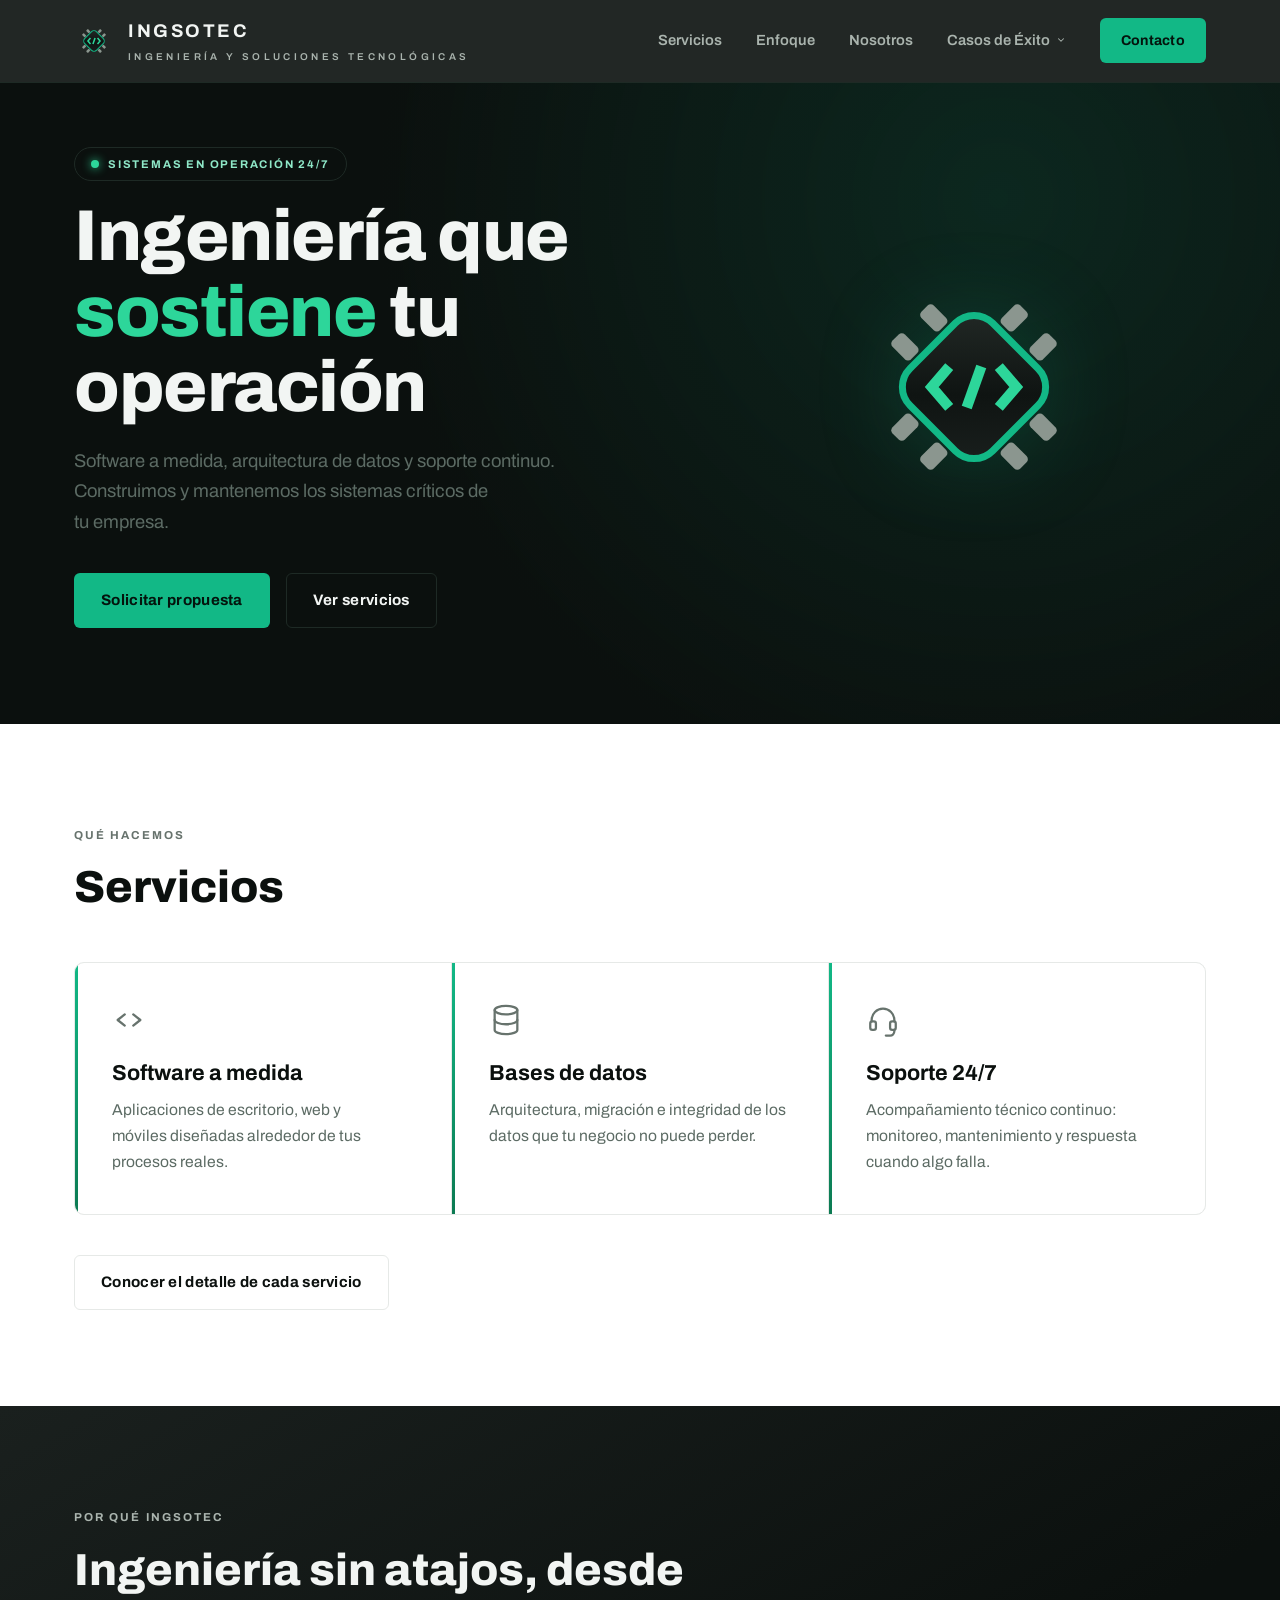
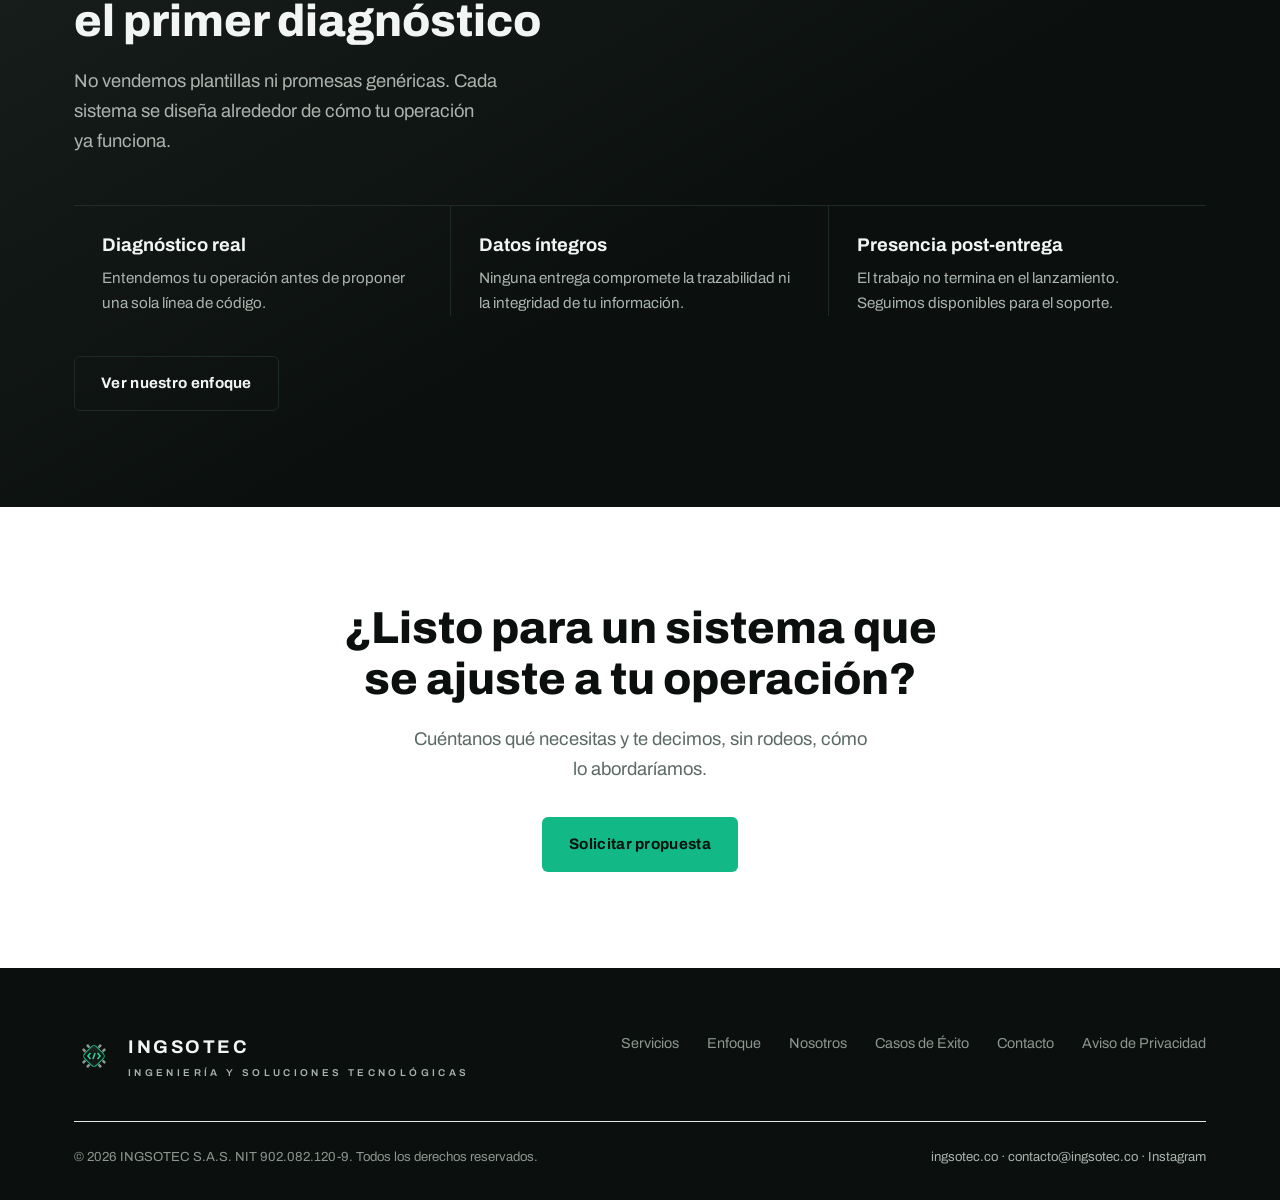
<file: index.html>
<!DOCTYPE html>
<html lang="es">
<head>
<meta charset="UTF-8">
<meta name="viewport" content="width=device-width, initial-scale=1.0">
<title>INGSOTEC — Ingeniería y Soluciones Tecnológicas</title>
<meta name="description" content="INGSOTEC: software a medida, arquitectura de bases de datos y soporte técnico continuo. Ingeniería que sostiene tu operación.">
<link rel="canonical" href="https://ingsotec.co/">

<meta property="og:type" content="website">
<meta property="og:site_name" content="INGSOTEC">
<meta property="og:locale" content="es_CO">
<meta property="og:url" content="https://ingsotec.co/">
<meta property="og:title" content="INGSOTEC — Ingeniería y Soluciones Tecnológicas">
<meta property="og:description" content="Software a medida, arquitectura de bases de datos y soporte técnico continuo. Ingeniería que sostiene tu operación.">
<meta property="og:image" content="https://ingsotec.co/assets/og-image.png">
<meta property="og:image:width" content="1200">
<meta property="og:image:height" content="630">
<meta name="twitter:card" content="summary_large_image">
<meta name="twitter:title" content="INGSOTEC — Ingeniería y Soluciones Tecnológicas">
<meta name="twitter:description" content="Software a medida, arquitectura de bases de datos y soporte técnico continuo. Ingeniería que sostiene tu operación.">
<meta name="twitter:image" content="https://ingsotec.co/assets/og-image.png">

<meta name="theme-color" content="#0b100e">
<link rel="manifest" href="site.webmanifest">
<link rel="icon" type="image/png" sizes="32x32" href="assets/favicon-32.png">
<link rel="icon" type="image/png" sizes="16x16" href="assets/favicon-16.png">
<link rel="apple-touch-icon" sizes="180x180" href="assets/apple-touch-icon.png">
<link rel="icon" type="image/svg+xml" href="data:image/svg+xml,%3Csvg xmlns='http://www.w3.org/2000/svg' viewBox='0 0 96 96'%3E%3Cg transform='rotate(45 48 48)'%3E%3Cg fill='%2367736d'%3E%3Crect x='38' y='17' width='6' height='9' rx='1.5'/%3E%3Crect x='52' y='17' width='6' height='9' rx='1.5'/%3E%3Crect x='38' y='70' width='6' height='9' rx='1.5'/%3E%3Crect x='52' y='70' width='6' height='9' rx='1.5'/%3E%3Crect x='17' y='38' width='9' height='6' rx='1.5'/%3E%3Crect x='17' y='52' width='9' height='6' rx='1.5'/%3E%3Crect x='70' y='38' width='9' height='6' rx='1.5'/%3E%3Crect x='70' y='52' width='9' height='6' rx='1.5'/%3E%3C/g%3E%3Crect x='28' y='28' width='40' height='40' rx='9' fill='%230b100e'/%3E%3C/g%3E%3Cg fill='none' stroke='%232DD69A' stroke-width='4.6' stroke-linecap='butt' stroke-linejoin='miter'%3E%3Cpolyline points='39.5,41 33.5,48 39.5,55'/%3E%3Cpolyline points='56.5,41 62.5,48 56.5,55'/%3E%3Cline x1='50.5' y1='41' x2='45.5' y2='55'/%3E%3C/g%3E%3C/svg%3E">
<link rel="preconnect" href="https://fonts.googleapis.com">
<link rel="preconnect" href="https://fonts.gstatic.com" crossorigin>
<link href="https://fonts.googleapis.com/css2?family=Archivo:wght@400;500;600;700;800;900&display=swap" rel="stylesheet">
<link rel="stylesheet" href="css/styles.css">
<script>document.documentElement.classList.add('js');</script>
<script type="application/ld+json">
{
  "@context": "https://schema.org",
  "@type": "Organization",
  "name": "INGSOTEC",
  "legalName": "INGSOTEC S.A.S.",
  "url": "https://ingsotec.co/",
  "logo": "https://ingsotec.co/assets/icon-512.png",
  "image": "https://ingsotec.co/assets/og-image.png",
  "description": "Ingeniería y soluciones tecnológicas: software a medida, arquitectura de bases de datos y soporte técnico continuo.",
  "email": "contacto@ingsotec.co",
  "telephone": "+57-315-158-6372",
  "address": {
    "@type": "PostalAddress",
    "addressCountry": "CO"
  },
  "sameAs": ["https://www.instagram.com/ingsotec.co"]
}
</script>
</head>
<body>

<a href="#main-content" class="skip-link">Saltar al contenido principal</a>

<header class="site-header">
  <div class="container">
    <a href="index.html" class="brand">
      <svg class="isotipo" viewBox="0 0 96 96" xmlns="http://www.w3.org/2000/svg" role="img" aria-label="INGSOTEC">
        <defs>
          <linearGradient id="ing-body-header" x1="0" y1="0" x2="1" y2="1">
            <stop offset="0" stop-color="#232a27"/>
            <stop offset="0.55" stop-color="#0f1412"/>
            <stop offset="1" stop-color="#1a201e"/>
          </linearGradient>
        </defs>
        <g transform="rotate(45 48 48)">
          <g fill="#8b968f">
            <rect x="38" y="17" width="6" height="9" rx="1.5"/><rect x="52" y="17" width="6" height="9" rx="1.5"/>
            <rect x="38" y="70" width="6" height="9" rx="1.5"/><rect x="52" y="70" width="6" height="9" rx="1.5"/>
            <rect x="17" y="38" width="9" height="6" rx="1.5"/><rect x="17" y="52" width="9" height="6" rx="1.5"/>
            <rect x="70" y="38" width="9" height="6" rx="1.5"/><rect x="70" y="52" width="9" height="6" rx="1.5"/>
          </g>
          <rect x="28" y="28" width="40" height="40" rx="9" fill="url(#ing-body-header)"/>
          <rect x="28" y="28" width="40" height="40" rx="9" fill="none" stroke="#12B886" stroke-width="2.4"/>
        </g>
        <g fill="none" stroke="#2DD69A" stroke-width="3.6" stroke-linecap="butt" stroke-linejoin="miter">
          <polyline points="39.5,41 33.5,48 39.5,55"/>
          <polyline points="56.5,41 62.5,48 56.5,55"/>
          <line x1="50.5" y1="41" x2="45.5" y2="55"/>
        </g>
      </svg>
      <span class="brand__text">
        <span class="brand__wordmark">INGSOTEC</span>
        <span class="brand__tagline">Ingeniería y Soluciones Tecnológicas</span>
      </span>
    </a>

    <nav class="nav" aria-label="Principal">
      <a href="servicios.html">Servicios</a>
      <a href="enfoque.html">Enfoque</a>
      <a href="nosotros.html">Nosotros</a>
      <details class="nav-dropdown">
        <summary class="nav-dropdown__trigger">Casos de Éxito
          <svg class="nav-dropdown__chevron" viewBox="0 0 24 24" fill="none" stroke="currentColor" stroke-width="2.5" stroke-linecap="round" stroke-linejoin="round"><polyline points="6 9 12 15 18 9"/></svg>
        </summary>
        <div class="nav-dropdown__menu">
          <a href="casos-exito.html" class="nav-dropdown__all">Ver todos los casos</a>
          <a href="casos-exito.html?empresa=ingesam">INGESAM ASEO S.A.S E.S.P.</a>
        </div>
      </details>
      <a href="contacto.html" class="btn btn--primary">Contacto</a>
    </nav>

    <button class="nav-toggle" aria-label="Abrir menú">
      <span></span><span></span><span></span>
    </button>
  </div>
</header>

<main id="main-content">
<section class="hero section--radial">
  <div class="container hero-split">
    <div class="hero__text">
      <span class="status-chip"><span class="status-dot"></span>Sistemas en operación 24/7</span>

      <h1>Ingeniería que <span class="accent-word">sostiene</span> tu operación</h1>

      <p class="lede">
        Software a medida, arquitectura de datos y soporte continuo. Construimos y mantenemos
        los sistemas críticos de tu empresa.
      </p>

      <div class="actions">
        <a href="contacto.html" class="btn btn--primary">Solicitar propuesta</a>
        <a href="servicios.html" class="btn btn--ghost">Ver servicios</a>
      </div>
    </div>

    <div class="hero__symbol">
      <svg class="isotipo--lg" viewBox="0 0 96 96" xmlns="http://www.w3.org/2000/svg" role="img" aria-label="INGSOTEC">
        <defs>
          <linearGradient id="ing-body-hero" x1="0" y1="0" x2="1" y2="1">
            <stop offset="0" stop-color="#232a27"/>
            <stop offset="0.55" stop-color="#0f1412"/>
            <stop offset="1" stop-color="#1a201e"/>
          </linearGradient>
        </defs>
        <g transform="rotate(45 48 48)">
          <g fill="#8b968f">
            <rect x="38" y="17" width="6" height="9" rx="1.5"/><rect x="52" y="17" width="6" height="9" rx="1.5"/>
            <rect x="38" y="70" width="6" height="9" rx="1.5"/><rect x="52" y="70" width="6" height="9" rx="1.5"/>
            <rect x="17" y="38" width="9" height="6" rx="1.5"/><rect x="17" y="52" width="9" height="6" rx="1.5"/>
            <rect x="70" y="38" width="9" height="6" rx="1.5"/><rect x="70" y="52" width="9" height="6" rx="1.5"/>
          </g>
          <rect x="28" y="28" width="40" height="40" rx="9" fill="url(#ing-body-hero)"/>
          <rect x="28" y="28" width="40" height="40" rx="9" fill="none" stroke="#12B886" stroke-width="2.4"/>
        </g>
        <g fill="none" stroke="#2DD69A" stroke-width="3.6" stroke-linecap="butt" stroke-linejoin="miter">
          <polyline points="39.5,41 33.5,48 39.5,55"/>
          <polyline points="56.5,41 62.5,48 56.5,55"/>
          <line x1="50.5" y1="41" x2="45.5" y2="55"/>
        </g>
      </svg>
    </div>
  </div>
</section>

<section class="section">
  <div class="container">
    <span class="eyebrow reveal">Qué hacemos</span>
    <h2 class="reveal" style="margin-top:14px;">Servicios</h2>

    <div class="grid-3 reveal" style="margin-top:48px;">
      <div class="card card--accent">
        <svg class="icon" viewBox="0 0 24 24" fill="none" stroke-width="1.6" stroke-linecap="round" stroke-linejoin="round">
          <polyline points="9 8 4 12 9 16"/><polyline points="15 8 20 12 15 16"/>
        </svg>
        <h3>Software a medida</h3>
        <p>Aplicaciones de escritorio, web y móviles diseñadas alrededor de tus procesos reales.</p>
      </div>
      <div class="card card--accent">
        <svg class="icon" viewBox="0 0 24 24" fill="none" stroke-width="1.6" stroke-linecap="round" stroke-linejoin="round">
          <ellipse cx="12" cy="5" rx="8" ry="3"/><path d="M4 5v14c0 1.66 3.58 3 8 3s8-1.34 8-3V5"/><path d="M4 12c0 1.66 3.58 3 8 3s8-1.34 8-3"/>
        </svg>
        <h3>Bases de datos</h3>
        <p>Arquitectura, migración e integridad de los datos que tu negocio no puede perder.</p>
      </div>
      <div class="card card--accent">
        <svg class="icon" viewBox="0 0 24 24" fill="none" stroke-width="1.6" stroke-linecap="round" stroke-linejoin="round">
          <path d="M4 13v-1a8 8 0 0 1 16 0v1"/><rect x="3" y="13" width="4" height="6" rx="1.5"/><rect x="17" y="13" width="4" height="6" rx="1.5"/><path d="M20 19v1a3 3 0 0 1-3 3h-3"/>
        </svg>
        <h3>Soporte 24/7</h3>
        <p>Acompañamiento técnico continuo: monitoreo, mantenimiento y respuesta cuando algo falla.</p>
      </div>
    </div>

    <div style="margin-top:40px;">
      <a href="servicios.html" class="btn btn--ghost" style="border-color:var(--line);color:var(--text-on-light);">Conocer el detalle de cada servicio</a>
    </div>
  </div>
</section>

<section class="section section--dark">
  <div class="container">
    <span class="eyebrow reveal">Por qué INGSOTEC</span>
    <h2 class="reveal" style="margin-top:14px;max-width:22ch;">Ingeniería sin atajos, desde el primer diagnóstico</h2>
    <p class="lede reveal" style="margin-top:18px;">
      No vendemos plantillas ni promesas genéricas. Cada sistema se diseña alrededor de cómo tu
      operación ya funciona.
    </p>

    <div class="value-row reveal">
      <div class="value-item">
        <h3>Diagnóstico real</h3>
        <p>Entendemos tu operación antes de proponer una sola línea de código.</p>
      </div>
      <div class="value-item">
        <h3>Datos íntegros</h3>
        <p>Ninguna entrega compromete la trazabilidad ni la integridad de tu información.</p>
      </div>
      <div class="value-item">
        <h3>Presencia post-entrega</h3>
        <p>El trabajo no termina en el lanzamiento. Seguimos disponibles para el soporte.</p>
      </div>
    </div>

    <div style="margin-top:40px;">
      <a href="enfoque.html" class="btn btn--ghost">Ver nuestro enfoque</a>
    </div>
  </div>
</section>

<section class="section" style="text-align:center;">
  <div class="container">
    <h2 style="max-width:22ch;margin:0 auto;">¿Listo para un sistema que se ajuste a tu operación?</h2>
    <p class="lede" style="margin:18px auto 32px;text-align:center;">Cuéntanos qué necesitas y te decimos, sin rodeos, cómo lo abordaríamos.</p>
    <a href="contacto.html" class="btn btn--primary">Solicitar propuesta</a>
  </div>
</section>
</main>

<footer class="site-footer">
  <div class="container">
    <div class="footer-top">
      <a href="index.html" class="brand">
        <svg class="isotipo" viewBox="0 0 96 96" xmlns="http://www.w3.org/2000/svg" role="img" aria-label="INGSOTEC">
          <defs>
            <linearGradient id="ing-body-footer" x1="0" y1="0" x2="1" y2="1">
              <stop offset="0" stop-color="#232a27"/>
              <stop offset="0.55" stop-color="#0f1412"/>
              <stop offset="1" stop-color="#1a201e"/>
            </linearGradient>
          </defs>
          <g transform="rotate(45 48 48)">
            <g fill="#8b968f">
              <rect x="38" y="17" width="6" height="9" rx="1.5"/><rect x="52" y="17" width="6" height="9" rx="1.5"/>
              <rect x="38" y="70" width="6" height="9" rx="1.5"/><rect x="52" y="70" width="6" height="9" rx="1.5"/>
              <rect x="17" y="38" width="9" height="6" rx="1.5"/><rect x="17" y="52" width="9" height="6" rx="1.5"/>
              <rect x="70" y="38" width="9" height="6" rx="1.5"/><rect x="70" y="52" width="9" height="6" rx="1.5"/>
            </g>
            <rect x="28" y="28" width="40" height="40" rx="9" fill="url(#ing-body-footer)"/>
            <rect x="28" y="28" width="40" height="40" rx="9" fill="none" stroke="#12B886" stroke-width="2.4"/>
          </g>
          <g fill="none" stroke="#2DD69A" stroke-width="3.6" stroke-linecap="butt" stroke-linejoin="miter">
            <polyline points="39.5,41 33.5,48 39.5,55"/>
            <polyline points="56.5,41 62.5,48 56.5,55"/>
            <line x1="50.5" y1="41" x2="45.5" y2="55"/>
          </g>
        </svg>
        <span class="brand__text">
          <span class="brand__wordmark">INGSOTEC</span>
          <span class="brand__tagline">Ingeniería y Soluciones Tecnológicas</span>
        </span>
      </a>

      <nav class="footer-nav" aria-label="Footer">
        <a href="servicios.html">Servicios</a>
        <a href="enfoque.html">Enfoque</a>
        <a href="nosotros.html">Nosotros</a>
        <a href="casos-exito.html">Casos de Éxito</a>
        <a href="contacto.html">Contacto</a>
        <a href="privacidad.html">Aviso de Privacidad</a>
      </nav>
    </div>
    <hr class="hairline">
    <div class="footer-bottom">
      <span class="footer-legal">© 2026 INGSOTEC S.A.S. NIT 902.082.120-9. Todos los derechos reservados.</span>
      <span>ingsotec.co · contacto@ingsotec.co · <a href="https://www.instagram.com/ingsotec.co" target="_blank" rel="noopener">Instagram</a></span>
    </div>
  </div>
</footer>

<script src="js/main.js"></script>
</body>
</html>
</file>
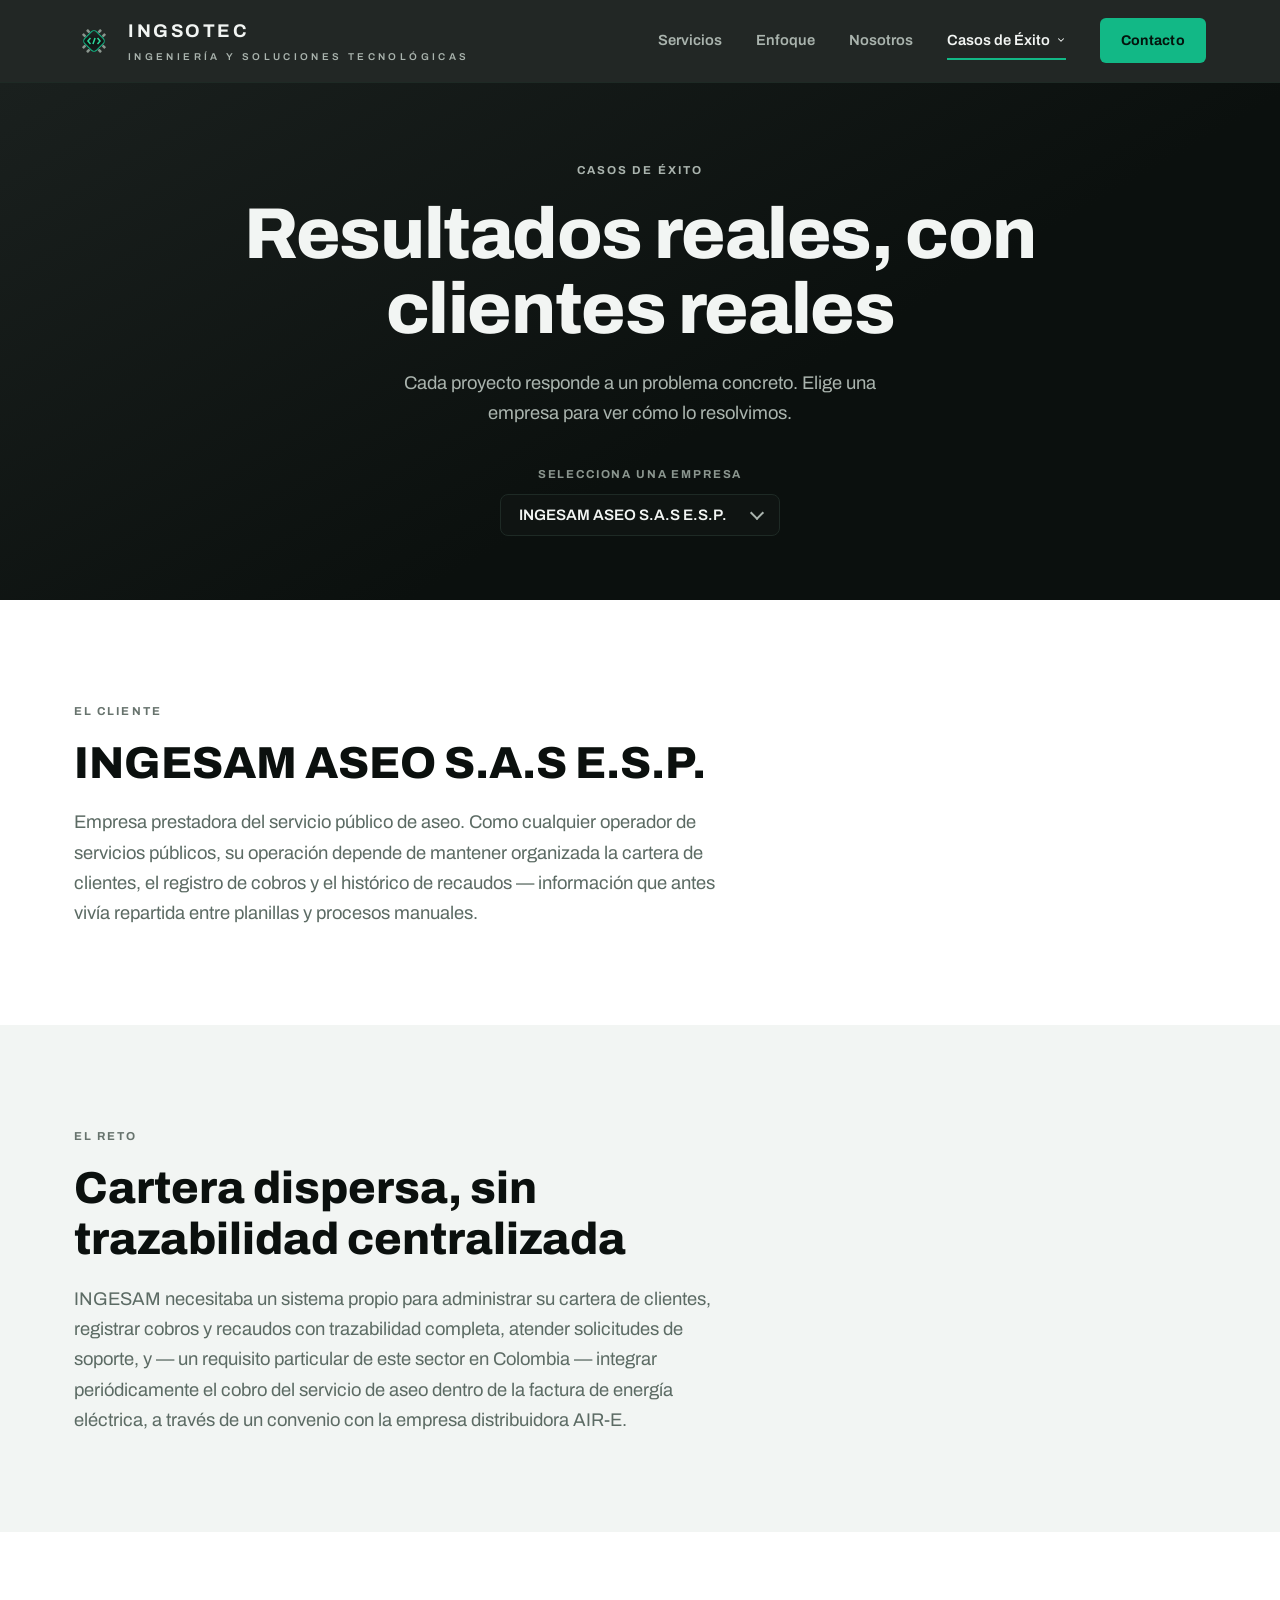
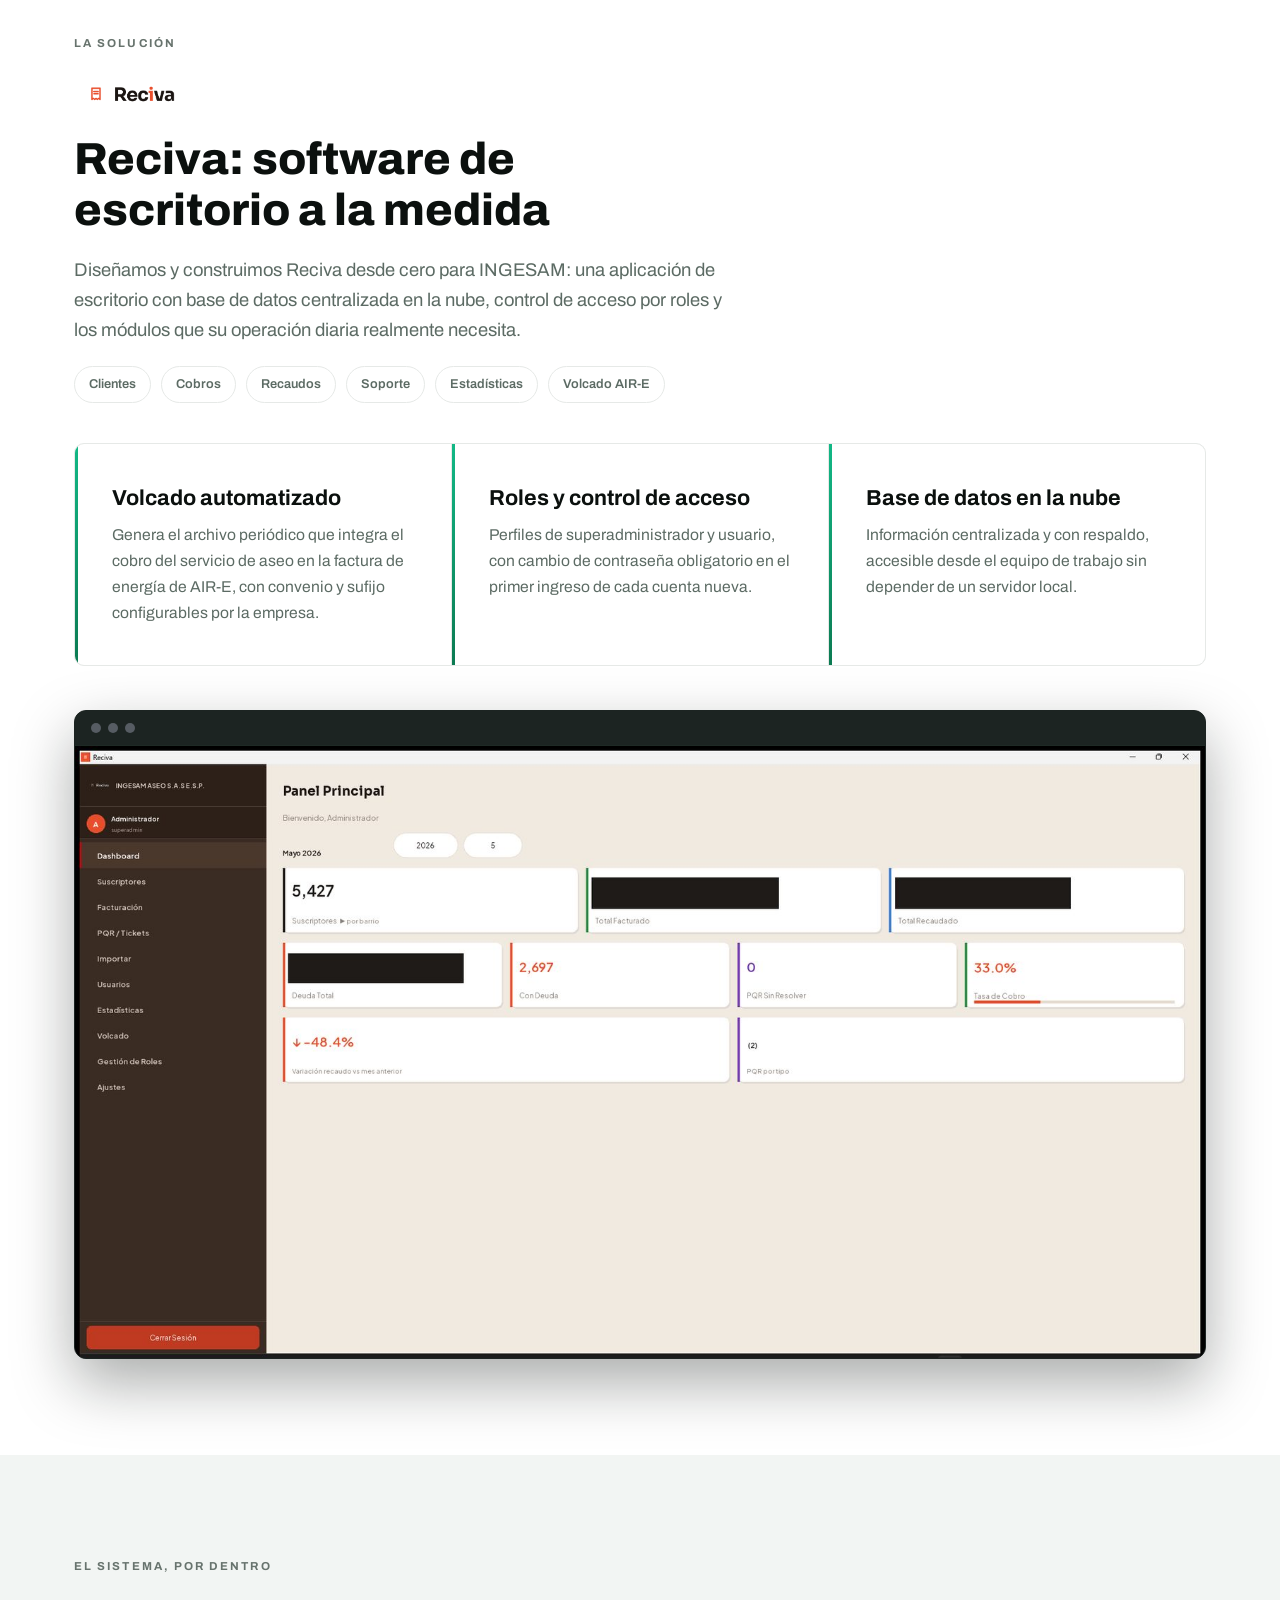
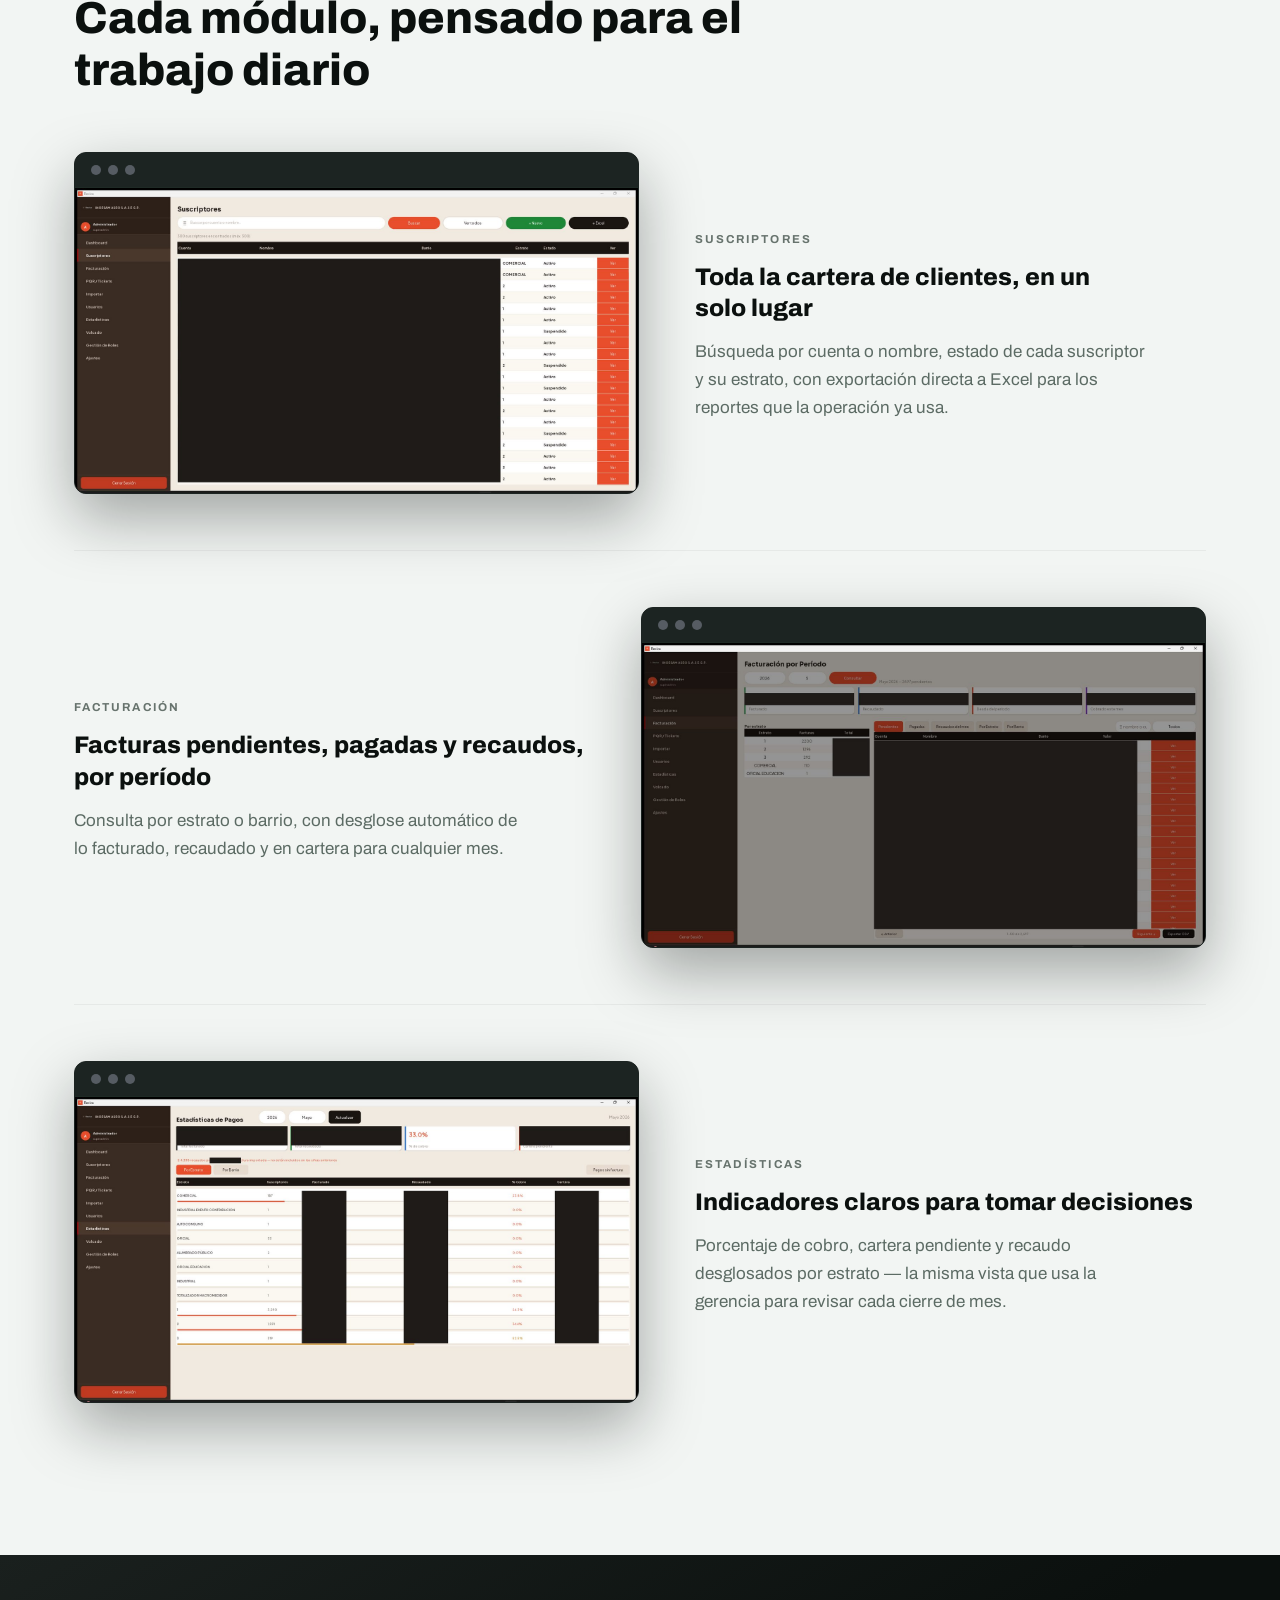
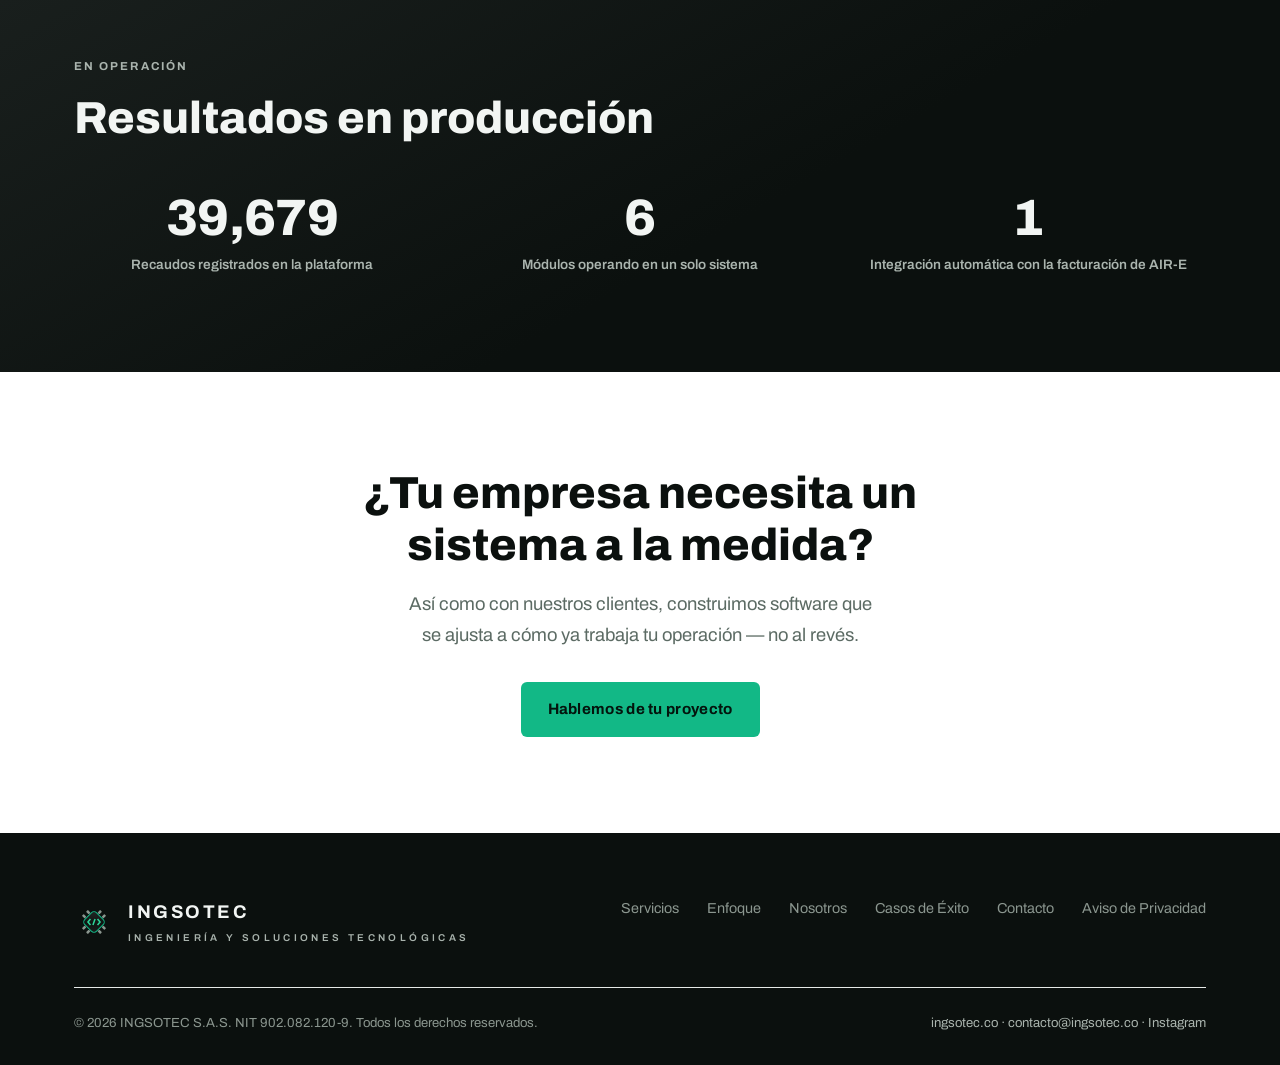
<file: casos-exito.html>
<!DOCTYPE html>
<html lang="es">
<head>
<meta charset="UTF-8">
<meta name="viewport" content="width=device-width, initial-scale=1.0">
<title>Casos de Éxito — INGSOTEC</title>
<meta name="description" content="Casos de éxito de INGSOTEC: cómo digitalizamos operaciones reales para nuestros clientes.">
<link rel="canonical" href="https://ingsotec.co/casos-exito.html">

<meta property="og:type" content="website">
<meta property="og:site_name" content="INGSOTEC">
<meta property="og:locale" content="es_CO">
<meta property="og:url" content="https://ingsotec.co/casos-exito.html">
<meta property="og:title" content="Casos de Éxito — INGSOTEC">
<meta property="og:description" content="Casos de éxito de INGSOTEC: cómo digitalizamos operaciones reales para nuestros clientes.">
<meta property="og:image" content="https://ingsotec.co/assets/og-image.png">
<meta property="og:image:width" content="1200">
<meta property="og:image:height" content="630">
<meta name="twitter:card" content="summary_large_image">
<meta name="twitter:title" content="Casos de Éxito — INGSOTEC">
<meta name="twitter:description" content="Casos de éxito de INGSOTEC: cómo digitalizamos operaciones reales para nuestros clientes.">
<meta name="twitter:image" content="https://ingsotec.co/assets/og-image.png">

<meta name="theme-color" content="#0b100e">
<link rel="manifest" href="site.webmanifest">
<link rel="icon" type="image/png" sizes="32x32" href="assets/favicon-32.png">
<link rel="icon" type="image/png" sizes="16x16" href="assets/favicon-16.png">
<link rel="apple-touch-icon" sizes="180x180" href="assets/apple-touch-icon.png">
<link rel="icon" type="image/svg+xml" href="data:image/svg+xml,%3Csvg xmlns='http://www.w3.org/2000/svg' viewBox='0 0 96 96'%3E%3Cg transform='rotate(45 48 48)'%3E%3Cg fill='%2367736d'%3E%3Crect x='38' y='17' width='6' height='9' rx='1.5'/%3E%3Crect x='52' y='17' width='6' height='9' rx='1.5'/%3E%3Crect x='38' y='70' width='6' height='9' rx='1.5'/%3E%3Crect x='52' y='70' width='6' height='9' rx='1.5'/%3E%3Crect x='17' y='38' width='9' height='6' rx='1.5'/%3E%3Crect x='17' y='52' width='9' height='6' rx='1.5'/%3E%3Crect x='70' y='38' width='9' height='6' rx='1.5'/%3E%3Crect x='70' y='52' width='9' height='6' rx='1.5'/%3E%3C/g%3E%3Crect x='28' y='28' width='40' height='40' rx='9' fill='%230b100e'/%3E%3C/g%3E%3Cg fill='none' stroke='%232DD69A' stroke-width='4.6' stroke-linecap='butt' stroke-linejoin='miter'%3E%3Cpolyline points='39.5,41 33.5,48 39.5,55'/%3E%3Cpolyline points='56.5,41 62.5,48 56.5,55'/%3E%3Cline x1='50.5' y1='41' x2='45.5' y2='55'/%3E%3C/g%3E%3C/svg%3E">
<link rel="preconnect" href="https://fonts.googleapis.com">
<link rel="preconnect" href="https://fonts.gstatic.com" crossorigin>
<link href="https://fonts.googleapis.com/css2?family=Archivo:wght@400;500;600;700;800;900&display=swap" rel="stylesheet">
<link rel="stylesheet" href="css/styles.css">
<script>document.documentElement.classList.add('js');</script>
<script type="application/ld+json">
{
  "@context": "https://schema.org",
  "@type": "Organization",
  "name": "INGSOTEC",
  "legalName": "INGSOTEC S.A.S.",
  "url": "https://ingsotec.co/",
  "logo": "https://ingsotec.co/assets/icon-512.png",
  "image": "https://ingsotec.co/assets/og-image.png",
  "description": "Ingeniería y soluciones tecnológicas: software a medida, arquitectura de bases de datos y soporte técnico continuo.",
  "email": "contacto@ingsotec.co",
  "telephone": "+57-315-158-6372",
  "address": {
    "@type": "PostalAddress",
    "addressCountry": "CO"
  },
  "sameAs": ["https://www.instagram.com/ingsotec.co"]
}
</script>
</head>
<body>

<a href="#main-content" class="skip-link">Saltar al contenido principal</a>

<header class="site-header">
  <div class="container">
    <a href="index.html" class="brand">
      <svg class="isotipo" viewBox="0 0 96 96" xmlns="http://www.w3.org/2000/svg" role="img" aria-label="INGSOTEC">
        <defs>
          <linearGradient id="ing-body-header" x1="0" y1="0" x2="1" y2="1">
            <stop offset="0" stop-color="#232a27"/>
            <stop offset="0.55" stop-color="#0f1412"/>
            <stop offset="1" stop-color="#1a201e"/>
          </linearGradient>
        </defs>
        <g transform="rotate(45 48 48)">
          <g fill="#8b968f">
            <rect x="38" y="17" width="6" height="9" rx="1.5"/><rect x="52" y="17" width="6" height="9" rx="1.5"/>
            <rect x="38" y="70" width="6" height="9" rx="1.5"/><rect x="52" y="70" width="6" height="9" rx="1.5"/>
            <rect x="17" y="38" width="9" height="6" rx="1.5"/><rect x="17" y="52" width="9" height="6" rx="1.5"/>
            <rect x="70" y="38" width="9" height="6" rx="1.5"/><rect x="70" y="52" width="9" height="6" rx="1.5"/>
          </g>
          <rect x="28" y="28" width="40" height="40" rx="9" fill="url(#ing-body-header)"/>
          <rect x="28" y="28" width="40" height="40" rx="9" fill="none" stroke="#12B886" stroke-width="2.4"/>
        </g>
        <g fill="none" stroke="#2DD69A" stroke-width="3.6" stroke-linecap="butt" stroke-linejoin="miter">
          <polyline points="39.5,41 33.5,48 39.5,55"/>
          <polyline points="56.5,41 62.5,48 56.5,55"/>
          <line x1="50.5" y1="41" x2="45.5" y2="55"/>
        </g>
      </svg>
      <span class="brand__text">
        <span class="brand__wordmark">INGSOTEC</span>
        <span class="brand__tagline">Ingeniería y Soluciones Tecnológicas</span>
      </span>
    </a>

    <nav class="nav" aria-label="Principal">
      <a href="servicios.html">Servicios</a>
      <a href="enfoque.html">Enfoque</a>
      <a href="nosotros.html">Nosotros</a>
      <details class="nav-dropdown nav-dropdown--current">
        <summary class="nav-dropdown__trigger">Casos de Éxito
          <svg class="nav-dropdown__chevron" viewBox="0 0 24 24" fill="none" stroke="currentColor" stroke-width="2.5" stroke-linecap="round" stroke-linejoin="round"><polyline points="6 9 12 15 18 9"/></svg>
        </summary>
        <div class="nav-dropdown__menu">
          <a href="casos-exito.html" class="nav-dropdown__all">Ver todos los casos</a>
          <a href="casos-exito.html?empresa=ingesam">INGESAM ASEO S.A.S E.S.P.</a>
        </div>
      </details>
      <a href="contacto.html" class="btn btn--primary">Contacto</a>
    </nav>

    <button class="nav-toggle" aria-label="Abrir menú">
      <span></span><span></span><span></span>
    </button>
  </div>
</header>

<main id="main-content">
<section class="hero hero--page section--dark">
  <div class="container">
    <span class="eyebrow">Casos de éxito</span>
    <h1 style="margin-top:14px;max-width:20ch;margin-left:auto;margin-right:auto;">Resultados reales, con clientes reales</h1>
    <p class="lede" style="margin-left:auto;margin-right:auto;">
      Cada proyecto responde a un problema concreto. Elige una empresa para ver cómo lo resolvimos.
    </p>

    <div class="case-select-wrap">
      <label for="case-select" class="case-select-label">Selecciona una empresa</label>
      <div class="case-select-control">
        <select id="case-select">
          <option value="ingesam" selected>INGESAM ASEO S.A.S E.S.P.</option>
        </select>
      </div>
    </div>
  </div>
</section>

<!-- ===================== CASO: INGESAM ===================== -->
<div class="case-study" data-case="ingesam">

<section class="section">
  <div class="container">
    <span class="eyebrow">El cliente</span>
    <h2 style="margin-top:14px;max-width:24ch;">INGESAM ASEO S.A.S E.S.P.</h2>
    <p class="lede" style="margin-top:18px;max-width:60ch;">
      Empresa prestadora del servicio público de aseo. Como cualquier operador de servicios públicos, su operación
      depende de mantener organizada la cartera de clientes, el registro de cobros y el histórico de recaudos —
      información que antes vivía repartida entre planillas y procesos manuales.
    </p>
  </div>
</section>

<section class="section section--alt">
  <div class="container">
    <span class="eyebrow">El reto</span>
    <h2 style="margin-top:14px;max-width:26ch;">Cartera dispersa, sin trazabilidad centralizada</h2>
    <p class="lede" style="margin-top:18px;max-width:60ch;">
      INGESAM necesitaba un sistema propio para administrar su cartera de clientes, registrar cobros y recaudos con
      trazabilidad completa, atender solicitudes de soporte, y — un requisito particular de este sector en Colombia —
      integrar periódicamente el cobro del servicio de aseo dentro de la factura de energía eléctrica, a través de
      un convenio con la empresa distribuidora AIR-E.
    </p>
  </div>
</section>

<section class="section">
  <div class="container">
    <span class="eyebrow reveal">La solución</span>
    <img src="assets/reciva-logo.png" alt="Reciva" class="reveal" style="height:44px;width:auto;margin-top:16px;">
    <h2 class="reveal" style="margin-top:18px;max-width:22ch;">Reciva: software de escritorio a la medida</h2>
    <p class="lede reveal" style="margin-top:18px;max-width:60ch;">
      Diseñamos y construimos Reciva desde cero para INGESAM: una aplicación de escritorio con base de datos centralizada
      en la nube, control de acceso por roles y los módulos que su operación diaria realmente necesita.
    </p>

    <div class="tag-row reveal">
      <span class="tag">Clientes</span>
      <span class="tag">Cobros</span>
      <span class="tag">Recaudos</span>
      <span class="tag">Soporte</span>
      <span class="tag">Estadísticas</span>
      <span class="tag">Volcado AIR-E</span>
    </div>

    <div class="grid-3 reveal" style="margin-top:40px;">
      <div class="card card--accent">
        <h3>Volcado automatizado</h3>
        <p>Genera el archivo periódico que integra el cobro del servicio de aseo en la factura de energía de AIR-E, con convenio y sufijo configurables por la empresa.</p>
      </div>
      <div class="card card--accent">
        <h3>Roles y control de acceso</h3>
        <p>Perfiles de superadministrador y usuario, con cambio de contraseña obligatorio en el primer ingreso de cada cuenta nueva.</p>
      </div>
      <div class="card card--accent">
        <h3>Base de datos en la nube</h3>
        <p>Información centralizada y con respaldo, accesible desde el equipo de trabajo sin depender de un servidor local.</p>
      </div>
    </div>

    <div class="showcase-hero reveal">
      <div class="browser-frame">
        <div class="browser-frame__bar">
          <span class="browser-frame__dot"></span><span class="browser-frame__dot"></span><span class="browser-frame__dot"></span>
        </div>
        <img src="assets/reciva-dashboard.jpg" alt="Panel principal de Reciva mostrando suscriptores, facturación y recaudo del período" loading="lazy">
      </div>
    </div>
  </div>
</section>

<section class="section section--alt">
  <div class="container">
    <span class="eyebrow reveal">El sistema, por dentro</span>
    <h2 class="reveal" style="margin-top:14px;max-width:26ch;">Cada módulo, pensado para el trabajo diario</h2>

    <div class="feature-row reveal">
      <div class="feature-row__media">
        <div class="browser-frame">
          <div class="browser-frame__bar">
            <span class="browser-frame__dot"></span><span class="browser-frame__dot"></span><span class="browser-frame__dot"></span>
          </div>
          <img src="assets/reciva-suscriptores.jpg" alt="Listado de suscriptores en Reciva" loading="lazy">
        </div>
      </div>
      <div class="feature-row__text">
        <span class="eyebrow">Suscriptores</span>
        <h3 style="margin-top:10px;">Toda la cartera de clientes, en un solo lugar</h3>
        <p>Búsqueda por cuenta o nombre, estado de cada suscriptor y su estrato, con exportación directa a Excel para los reportes que la operación ya usa.</p>
      </div>
    </div>

    <div class="feature-row feature-row--reverse reveal">
      <div class="feature-row__media">
        <div class="browser-frame">
          <div class="browser-frame__bar">
            <span class="browser-frame__dot"></span><span class="browser-frame__dot"></span><span class="browser-frame__dot"></span>
          </div>
          <img src="assets/reciva-facturacion.jpg" alt="Facturación por período en Reciva" loading="lazy">
        </div>
      </div>
      <div class="feature-row__text">
        <span class="eyebrow">Facturación</span>
        <h3 style="margin-top:10px;">Facturas pendientes, pagadas y recaudos, por período</h3>
        <p>Consulta por estrato o barrio, con desglose automático de lo facturado, recaudado y en cartera para cualquier mes.</p>
      </div>
    </div>

    <div class="feature-row reveal">
      <div class="feature-row__media">
        <div class="browser-frame">
          <div class="browser-frame__bar">
            <span class="browser-frame__dot"></span><span class="browser-frame__dot"></span><span class="browser-frame__dot"></span>
          </div>
          <img src="assets/reciva-estadisticas.jpg" alt="Estadísticas de pagos en Reciva" loading="lazy">
        </div>
      </div>
      <div class="feature-row__text">
        <span class="eyebrow">Estadísticas</span>
        <h3 style="margin-top:10px;">Indicadores claros para tomar decisiones</h3>
        <p>Porcentaje de cobro, cartera pendiente y recaudo desglosados por estrato — la misma vista que usa la gerencia para revisar cada cierre de mes.</p>
      </div>
    </div>
  </div>
</section>

<section class="section section--dark">
  <div class="container">
    <span class="eyebrow reveal">En operación</span>
    <h2 class="reveal" style="margin-top:14px;max-width:22ch;">Resultados en producción</h2>

    <div class="stats-grid reveal">
      <div class="stat">
        <div class="stat__number">39,679</div>
        <div class="stat__label">Recaudos registrados en la plataforma</div>
      </div>
      <div class="stat">
        <div class="stat__number">6</div>
        <div class="stat__label">Módulos operando en un solo sistema</div>
      </div>
      <div class="stat">
        <div class="stat__number">1</div>
        <div class="stat__label">Integración automática con la facturación de AIR-E</div>
      </div>
    </div>
  </div>
</section>

</div>
<!-- ===================== FIN CASO: INGESAM ===================== -->

<section class="section" style="text-align:center;">
  <div class="container">
    <h2 style="max-width:24ch;margin:0 auto;">¿Tu empresa necesita un sistema a la medida?</h2>
    <p class="lede" style="margin:18px auto 32px;text-align:center;">Así como con nuestros clientes, construimos software que se ajusta a cómo ya trabaja tu operación — no al revés.</p>
    <a href="contacto.html" class="btn btn--primary">Hablemos de tu proyecto</a>
  </div>
</section>
</main>

<footer class="site-footer">
  <div class="container">
    <div class="footer-top">
      <a href="index.html" class="brand">
        <svg class="isotipo" viewBox="0 0 96 96" xmlns="http://www.w3.org/2000/svg" role="img" aria-label="INGSOTEC">
          <defs>
            <linearGradient id="ing-body-footer" x1="0" y1="0" x2="1" y2="1">
              <stop offset="0" stop-color="#232a27"/>
              <stop offset="0.55" stop-color="#0f1412"/>
              <stop offset="1" stop-color="#1a201e"/>
            </linearGradient>
          </defs>
          <g transform="rotate(45 48 48)">
            <g fill="#8b968f">
              <rect x="38" y="17" width="6" height="9" rx="1.5"/><rect x="52" y="17" width="6" height="9" rx="1.5"/>
              <rect x="38" y="70" width="6" height="9" rx="1.5"/><rect x="52" y="70" width="6" height="9" rx="1.5"/>
              <rect x="17" y="38" width="9" height="6" rx="1.5"/><rect x="17" y="52" width="9" height="6" rx="1.5"/>
              <rect x="70" y="38" width="9" height="6" rx="1.5"/><rect x="70" y="52" width="9" height="6" rx="1.5"/>
            </g>
            <rect x="28" y="28" width="40" height="40" rx="9" fill="url(#ing-body-footer)"/>
            <rect x="28" y="28" width="40" height="40" rx="9" fill="none" stroke="#12B886" stroke-width="2.4"/>
          </g>
          <g fill="none" stroke="#2DD69A" stroke-width="3.6" stroke-linecap="butt" stroke-linejoin="miter">
            <polyline points="39.5,41 33.5,48 39.5,55"/>
            <polyline points="56.5,41 62.5,48 56.5,55"/>
            <line x1="50.5" y1="41" x2="45.5" y2="55"/>
          </g>
        </svg>
        <span class="brand__text">
          <span class="brand__wordmark">INGSOTEC</span>
          <span class="brand__tagline">Ingeniería y Soluciones Tecnológicas</span>
        </span>
      </a>

      <nav class="footer-nav" aria-label="Footer">
        <a href="servicios.html">Servicios</a>
        <a href="enfoque.html">Enfoque</a>
        <a href="nosotros.html">Nosotros</a>
        <a href="casos-exito.html">Casos de Éxito</a>
        <a href="contacto.html">Contacto</a>
        <a href="privacidad.html">Aviso de Privacidad</a>
      </nav>
    </div>
    <hr class="hairline">
    <div class="footer-bottom">
      <span class="footer-legal">© 2026 INGSOTEC S.A.S. NIT 902.082.120-9. Todos los derechos reservados.</span>
      <span>ingsotec.co · contacto@ingsotec.co · <a href="https://www.instagram.com/ingsotec.co" target="_blank" rel="noopener">Instagram</a></span>
    </div>
  </div>
</footer>

<script src="js/main.js"></script>
</body>
</html>
</file>
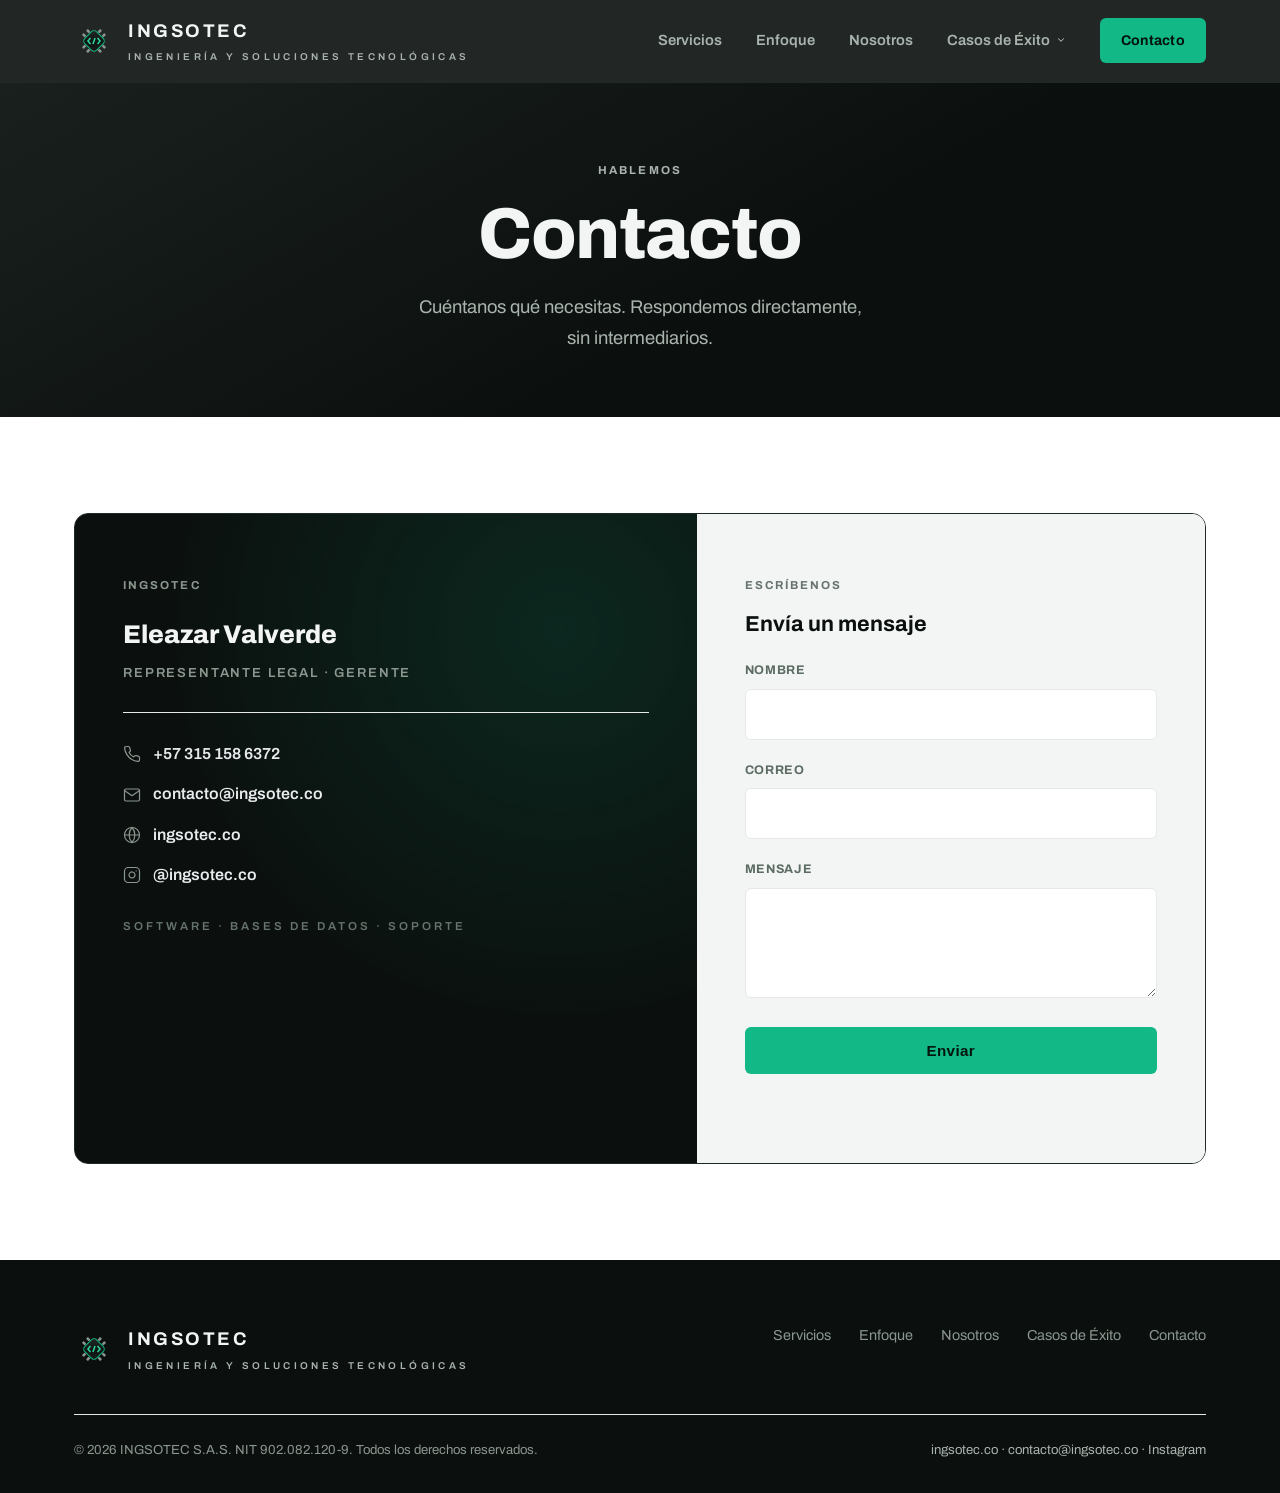
<file: contacto.html>
<!DOCTYPE html>
<html lang="es">
<head>
<meta charset="UTF-8">
<meta name="viewport" content="width=device-width, initial-scale=1.0">
<title>Contacto — INGSOTEC</title>
<meta name="description" content="Contacta a INGSOTEC: Eleazar Valverde, Representante Legal y Gerente. +57 315 158 6372 · contacto@ingsotec.co">
<link rel="icon" type="image/svg+xml" href="data:image/svg+xml,%3Csvg xmlns='http://www.w3.org/2000/svg' viewBox='0 0 96 96'%3E%3Cg transform='rotate(45 48 48)'%3E%3Cg fill='%2367736d'%3E%3Crect x='38' y='17' width='6' height='9' rx='1.5'/%3E%3Crect x='52' y='17' width='6' height='9' rx='1.5'/%3E%3Crect x='38' y='70' width='6' height='9' rx='1.5'/%3E%3Crect x='52' y='70' width='6' height='9' rx='1.5'/%3E%3Crect x='17' y='38' width='9' height='6' rx='1.5'/%3E%3Crect x='17' y='52' width='9' height='6' rx='1.5'/%3E%3Crect x='70' y='38' width='9' height='6' rx='1.5'/%3E%3Crect x='70' y='52' width='9' height='6' rx='1.5'/%3E%3C/g%3E%3Crect x='28' y='28' width='40' height='40' rx='9' fill='%230b100e'/%3E%3C/g%3E%3Cg fill='none' stroke='%232DD69A' stroke-width='4.6' stroke-linecap='butt' stroke-linejoin='miter'%3E%3Cpolyline points='39.5,41 33.5,48 39.5,55'/%3E%3Cpolyline points='56.5,41 62.5,48 56.5,55'/%3E%3Cline x1='50.5' y1='41' x2='45.5' y2='55'/%3E%3C/g%3E%3C/svg%3E">
<link rel="preconnect" href="https://fonts.googleapis.com">
<link rel="preconnect" href="https://fonts.gstatic.com" crossorigin>
<link href="https://fonts.googleapis.com/css2?family=Archivo:wght@400;500;600;700;800;900&display=swap" rel="stylesheet">
<link rel="stylesheet" href="css/styles.css">
</head>
<body>

<header class="site-header">
  <div class="container">
    <a href="index.html" class="brand">
      <svg class="isotipo" viewBox="0 0 96 96" xmlns="http://www.w3.org/2000/svg" role="img" aria-label="INGSOTEC">
        <defs>
          <linearGradient id="ing-body-header" x1="0" y1="0" x2="1" y2="1">
            <stop offset="0" stop-color="#232a27"/>
            <stop offset="0.55" stop-color="#0f1412"/>
            <stop offset="1" stop-color="#1a201e"/>
          </linearGradient>
        </defs>
        <g transform="rotate(45 48 48)">
          <g fill="#8b968f">
            <rect x="38" y="17" width="6" height="9" rx="1.5"/><rect x="52" y="17" width="6" height="9" rx="1.5"/>
            <rect x="38" y="70" width="6" height="9" rx="1.5"/><rect x="52" y="70" width="6" height="9" rx="1.5"/>
            <rect x="17" y="38" width="9" height="6" rx="1.5"/><rect x="17" y="52" width="9" height="6" rx="1.5"/>
            <rect x="70" y="38" width="9" height="6" rx="1.5"/><rect x="70" y="52" width="9" height="6" rx="1.5"/>
          </g>
          <rect x="28" y="28" width="40" height="40" rx="9" fill="url(#ing-body-header)"/>
          <rect x="28" y="28" width="40" height="40" rx="9" fill="none" stroke="#12B886" stroke-width="2.4"/>
        </g>
        <g fill="none" stroke="#2DD69A" stroke-width="3.6" stroke-linecap="butt" stroke-linejoin="miter">
          <polyline points="39.5,41 33.5,48 39.5,55"/>
          <polyline points="56.5,41 62.5,48 56.5,55"/>
          <line x1="50.5" y1="41" x2="45.5" y2="55"/>
        </g>
      </svg>
      <span class="brand__text">
        <span class="brand__wordmark">INGSOTEC</span>
        <span class="brand__tagline">Ingeniería y Soluciones Tecnológicas</span>
      </span>
    </a>

    <nav class="nav" aria-label="Principal">
      <a href="servicios.html">Servicios</a>
      <a href="enfoque.html">Enfoque</a>
      <a href="nosotros.html">Nosotros</a>
      <details class="nav-dropdown">
        <summary class="nav-dropdown__trigger">Casos de Éxito
          <svg class="nav-dropdown__chevron" viewBox="0 0 24 24" fill="none" stroke="currentColor" stroke-width="2.5" stroke-linecap="round" stroke-linejoin="round"><polyline points="6 9 12 15 18 9"/></svg>
        </summary>
        <div class="nav-dropdown__menu">
          <a href="casos-exito.html" class="nav-dropdown__all">Ver todos los casos</a>
          <a href="casos-exito.html?empresa=ingesam">INGESAM ASEO S.A.S E.S.P.</a>
        </div>
      </details>
      <a href="contacto.html" class="btn btn--primary" aria-current="page">Contacto</a>
    </nav>

    <button class="nav-toggle" aria-label="Abrir menú">
      <span></span><span></span><span></span>
    </button>
  </div>
</header>

<section class="hero hero--page section--dark">
  <div class="container">
    <span class="eyebrow">Hablemos</span>
    <h1 style="margin-top:14px;max-width:14ch;margin-left:auto;margin-right:auto;">Contacto</h1>
    <p class="lede" style="margin-left:auto;margin-right:auto;">
      Cuéntanos qué necesitas. Respondemos directamente, sin intermediarios.
    </p>
  </div>
</section>

<section class="section">
  <div class="container">
    <div class="contact-grid">
      <div class="contact-card">
        <span class="eyebrow" style="color:var(--steel-300);">INGSOTEC</span>
        <div class="contact-card__name" style="margin-top:16px;">Eleazar Valverde</div>
        <div class="contact-card__role">Representante Legal · Gerente</div>

        <hr class="hairline">

        <div class="contact-line">
          <svg viewBox="0 0 24 24" fill="none" stroke-width="1.6" stroke-linecap="round" stroke-linejoin="round"><path d="M22 16.92v3a2 2 0 0 1-2.18 2 19.79 19.79 0 0 1-8.63-3.07 19.5 19.5 0 0 1-6-6 19.79 19.79 0 0 1-3.07-8.67A2 2 0 0 1 4.11 2h3a2 2 0 0 1 2 1.72c.127.96.361 1.903.7 2.81a2 2 0 0 1-.45 2.11L8.09 9.91a16 16 0 0 0 6 6l1.27-1.27a2 2 0 0 1 2.11-.45c.907.339 1.85.573 2.81.7A2 2 0 0 1 22 16.92z"/></svg>
          <a href="tel:+573151586372">+57 315 158 6372</a>
        </div>
        <div class="contact-line">
          <svg viewBox="0 0 24 24" fill="none" stroke-width="1.6" stroke-linecap="round" stroke-linejoin="round"><rect x="2" y="4" width="20" height="16" rx="2"/><path d="m22 6-10 7L2 6"/></svg>
          <a href="mailto:contacto@ingsotec.co">contacto@ingsotec.co</a>
        </div>
        <div class="contact-line">
          <svg viewBox="0 0 24 24" fill="none" stroke-width="1.6" stroke-linecap="round" stroke-linejoin="round"><circle cx="12" cy="12" r="10"/><path d="M2 12h20M12 2a15 15 0 0 1 0 20 15 15 0 0 1 0-20"/></svg>
          <span>ingsotec.co</span>
        </div>
        <div class="contact-line">
          <svg viewBox="0 0 24 24" fill="none" stroke-width="1.6" stroke-linecap="round" stroke-linejoin="round"><rect x="2" y="2" width="20" height="20" rx="5"/><path d="M16 11.37A4 4 0 1 1 12.63 8 4 4 0 0 1 16 11.37z"/><line x1="17.5" y1="6.5" x2="17.51" y2="6.5"/></svg>
          <a href="https://www.instagram.com/ingsotec.co" target="_blank" rel="noopener">@ingsotec.co</a>
        </div>

        <div class="contact-card__services">Software · Bases de Datos · Soporte</div>
      </div>

      <div class="contact-form-wrap">
        <span class="eyebrow">Escríbenos</span>
        <h3 style="margin-top:12px;margin-bottom:22px;">Envía un mensaje</h3>
        <form class="contact-form">
          <input type="hidden" name="access_key" value="70715dee-4a0c-41b3-b764-1f4e66066344">
          <input type="hidden" name="subject" value="Nuevo mensaje desde ingsotec.co">
          <input type="checkbox" name="botcheck" style="display:none;" tabindex="-1" autocomplete="off">
          <div class="field">
            <label for="nombre">Nombre</label>
            <input type="text" id="nombre" name="nombre" required>
          </div>
          <div class="field">
            <label for="correo">Correo</label>
            <input type="email" id="correo" name="correo" required>
          </div>
          <div class="field">
            <label for="mensaje">Mensaje</label>
            <textarea id="mensaje" name="mensaje" required></textarea>
          </div>
          <button type="submit" class="btn btn--primary" style="width:100%;justify-content:center;">Enviar</button>
          <p class="form-status" aria-live="polite"></p>
        </form>
      </div>
    </div>
  </div>
</section>

<footer class="site-footer">
  <div class="container">
    <div class="footer-top">
      <a href="index.html" class="brand">
        <svg class="isotipo" viewBox="0 0 96 96" xmlns="http://www.w3.org/2000/svg" role="img" aria-label="INGSOTEC">
          <defs>
            <linearGradient id="ing-body-footer" x1="0" y1="0" x2="1" y2="1">
              <stop offset="0" stop-color="#232a27"/>
              <stop offset="0.6" stop-color="#0f1412"/>
              <stop offset="1" stop-color="#1a201e"/>
            </linearGradient>
          </defs>
          <g transform="rotate(45 48 48)">
            <g fill="#8b968f">
              <rect x="38" y="17" width="6" height="9" rx="1.5"/><rect x="52" y="17" width="6" height="9" rx="1.5"/>
              <rect x="38" y="70" width="6" height="9" rx="1.5"/><rect x="52" y="70" width="6" height="9" rx="1.5"/>
              <rect x="17" y="38" width="9" height="6" rx="1.5"/><rect x="17" y="52" width="9" height="6" rx="1.5"/>
              <rect x="70" y="38" width="9" height="6" rx="1.5"/><rect x="70" y="52" width="9" height="6" rx="1.5"/>
            </g>
            <rect x="28" y="28" width="40" height="40" rx="9" fill="url(#ing-body-footer)"/>
          <rect x="28" y="28" width="40" height="40" rx="9" fill="none" stroke="#12B886" stroke-width="2.4"/>
          </g>
          <g fill="none" stroke="#2DD69A" stroke-width="3.6" stroke-linecap="butt" stroke-linejoin="miter">
            <polyline points="39.5,41 33.5,48 39.5,55"/>
            <polyline points="56.5,41 62.5,48 56.5,55"/>
            <line x1="50.5" y1="41" x2="45.5" y2="55"/>
          </g>
        </svg>
        <span class="brand__text">
          <span class="brand__wordmark">INGSOTEC</span>
          <span class="brand__tagline">Ingeniería y Soluciones Tecnológicas</span>
        </span>
      </a>

      <nav class="footer-nav" aria-label="Footer">
        <a href="servicios.html">Servicios</a>
        <a href="enfoque.html">Enfoque</a>
        <a href="nosotros.html">Nosotros</a>
        <a href="casos-exito.html">Casos de Éxito</a>
        <a href="contacto.html">Contacto</a>
      </nav>
    </div>
    <hr class="hairline">
    <div class="footer-bottom">
      <span class="footer-legal">© 2026 INGSOTEC S.A.S. NIT 902.082.120-9. Todos los derechos reservados.</span>
      <span>ingsotec.co · contacto@ingsotec.co · <a href="https://www.instagram.com/ingsotec.co" target="_blank" rel="noopener">Instagram</a></span>
    </div>
  </div>
</footer>

<script src="js/main.js"></script>
</body>
</html>
</file>
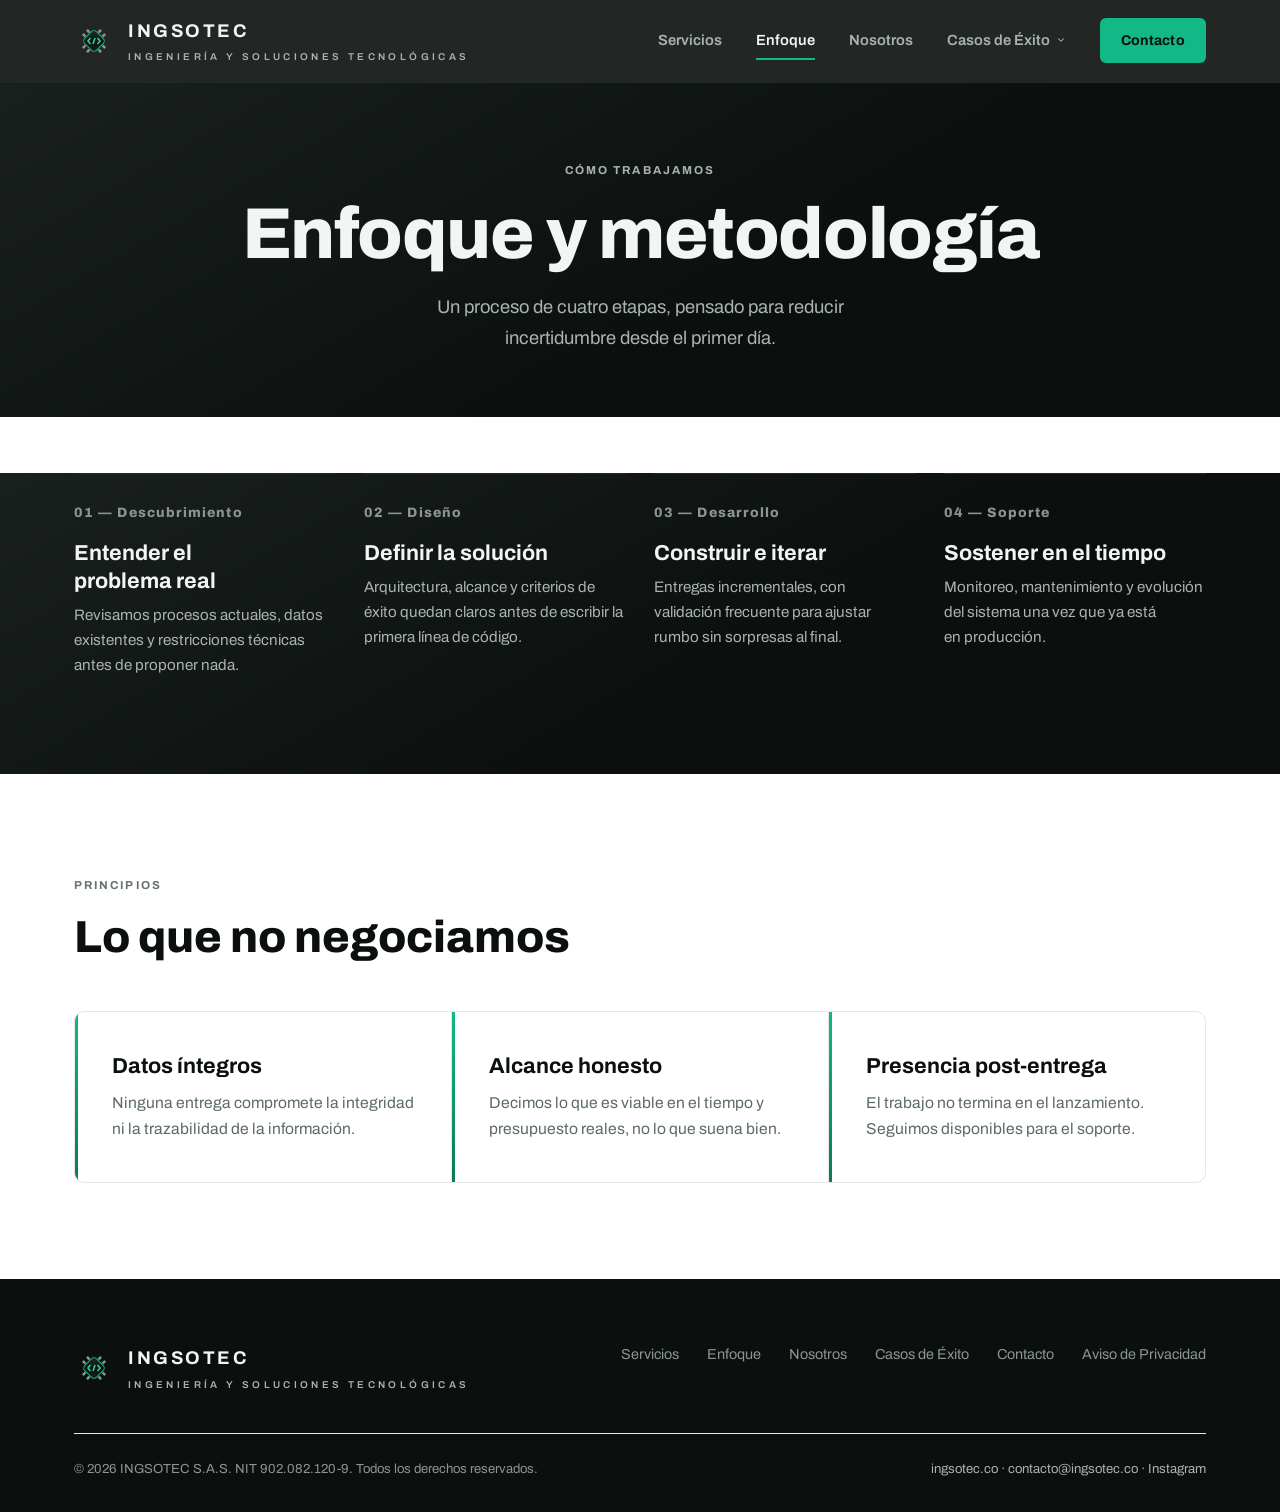
<file: enfoque.html>
<!DOCTYPE html>
<html lang="es">
<head>
<meta charset="UTF-8">
<meta name="viewport" content="width=device-width, initial-scale=1.0">
<title>Enfoque — INGSOTEC</title>
<meta name="description" content="Cómo trabaja INGSOTEC: descubrimiento, diseño, desarrollo y soporte continuo.">
<link rel="canonical" href="https://ingsotec.co/enfoque.html">

<meta property="og:type" content="website">
<meta property="og:site_name" content="INGSOTEC">
<meta property="og:locale" content="es_CO">
<meta property="og:url" content="https://ingsotec.co/enfoque.html">
<meta property="og:title" content="Enfoque — INGSOTEC">
<meta property="og:description" content="Cómo trabaja INGSOTEC: descubrimiento, diseño, desarrollo y soporte continuo.">
<meta property="og:image" content="https://ingsotec.co/assets/og-image.png">
<meta property="og:image:width" content="1200">
<meta property="og:image:height" content="630">
<meta name="twitter:card" content="summary_large_image">
<meta name="twitter:title" content="Enfoque — INGSOTEC">
<meta name="twitter:description" content="Cómo trabaja INGSOTEC: descubrimiento, diseño, desarrollo y soporte continuo.">
<meta name="twitter:image" content="https://ingsotec.co/assets/og-image.png">

<meta name="theme-color" content="#0b100e">
<link rel="manifest" href="site.webmanifest">
<link rel="icon" type="image/png" sizes="32x32" href="assets/favicon-32.png">
<link rel="icon" type="image/png" sizes="16x16" href="assets/favicon-16.png">
<link rel="apple-touch-icon" sizes="180x180" href="assets/apple-touch-icon.png">
<link rel="icon" type="image/svg+xml" href="data:image/svg+xml,%3Csvg xmlns='http://www.w3.org/2000/svg' viewBox='0 0 96 96'%3E%3Cg transform='rotate(45 48 48)'%3E%3Cg fill='%2367736d'%3E%3Crect x='38' y='17' width='6' height='9' rx='1.5'/%3E%3Crect x='52' y='17' width='6' height='9' rx='1.5'/%3E%3Crect x='38' y='70' width='6' height='9' rx='1.5'/%3E%3Crect x='52' y='70' width='6' height='9' rx='1.5'/%3E%3Crect x='17' y='38' width='9' height='6' rx='1.5'/%3E%3Crect x='17' y='52' width='9' height='6' rx='1.5'/%3E%3Crect x='70' y='38' width='9' height='6' rx='1.5'/%3E%3Crect x='70' y='52' width='9' height='6' rx='1.5'/%3E%3C/g%3E%3Crect x='28' y='28' width='40' height='40' rx='9' fill='%230b100e'/%3E%3C/g%3E%3Cg fill='none' stroke='%232DD69A' stroke-width='4.6' stroke-linecap='butt' stroke-linejoin='miter'%3E%3Cpolyline points='39.5,41 33.5,48 39.5,55'/%3E%3Cpolyline points='56.5,41 62.5,48 56.5,55'/%3E%3Cline x1='50.5' y1='41' x2='45.5' y2='55'/%3E%3C/g%3E%3C/svg%3E">
<link rel="preconnect" href="https://fonts.googleapis.com">
<link rel="preconnect" href="https://fonts.gstatic.com" crossorigin>
<link href="https://fonts.googleapis.com/css2?family=Archivo:wght@400;500;600;700;800;900&display=swap" rel="stylesheet">
<link rel="stylesheet" href="css/styles.css">
<script type="application/ld+json">
{
  "@context": "https://schema.org",
  "@type": "Organization",
  "name": "INGSOTEC",
  "legalName": "INGSOTEC S.A.S.",
  "url": "https://ingsotec.co/",
  "logo": "https://ingsotec.co/assets/icon-512.png",
  "image": "https://ingsotec.co/assets/og-image.png",
  "description": "Ingeniería y soluciones tecnológicas: software a medida, arquitectura de bases de datos y soporte técnico continuo.",
  "email": "contacto@ingsotec.co",
  "telephone": "+57-315-158-6372",
  "address": {
    "@type": "PostalAddress",
    "addressCountry": "CO"
  },
  "sameAs": ["https://www.instagram.com/ingsotec.co"]
}
</script>
</head>
<body>

<a href="#main-content" class="skip-link">Saltar al contenido principal</a>

<header class="site-header">
  <div class="container">
    <a href="index.html" class="brand">
      <svg class="isotipo" viewBox="0 0 96 96" xmlns="http://www.w3.org/2000/svg" role="img" aria-label="INGSOTEC">
        <defs>
          <linearGradient id="ing-body-header" x1="0" y1="0" x2="1" y2="1">
            <stop offset="0" stop-color="#232a27"/>
            <stop offset="0.55" stop-color="#0f1412"/>
            <stop offset="1" stop-color="#1a201e"/>
          </linearGradient>
        </defs>
        <g transform="rotate(45 48 48)">
          <g fill="#8b968f">
            <rect x="38" y="17" width="6" height="9" rx="1.5"/><rect x="52" y="17" width="6" height="9" rx="1.5"/>
            <rect x="38" y="70" width="6" height="9" rx="1.5"/><rect x="52" y="70" width="6" height="9" rx="1.5"/>
            <rect x="17" y="38" width="9" height="6" rx="1.5"/><rect x="17" y="52" width="9" height="6" rx="1.5"/>
            <rect x="70" y="38" width="9" height="6" rx="1.5"/><rect x="70" y="52" width="9" height="6" rx="1.5"/>
          </g>
          <rect x="28" y="28" width="40" height="40" rx="9" fill="url(#ing-body-header)"/>
          <rect x="28" y="28" width="40" height="40" rx="9" fill="none" stroke="#12B886" stroke-width="2.4"/>
        </g>
        <g fill="none" stroke="#2DD69A" stroke-width="3.6" stroke-linecap="butt" stroke-linejoin="miter">
          <polyline points="39.5,41 33.5,48 39.5,55"/>
          <polyline points="56.5,41 62.5,48 56.5,55"/>
          <line x1="50.5" y1="41" x2="45.5" y2="55"/>
        </g>
      </svg>
      <span class="brand__text">
        <span class="brand__wordmark">INGSOTEC</span>
        <span class="brand__tagline">Ingeniería y Soluciones Tecnológicas</span>
      </span>
    </a>

    <nav class="nav" aria-label="Principal">
      <a href="servicios.html">Servicios</a>
      <a href="enfoque.html" aria-current="page">Enfoque</a>
      <a href="nosotros.html">Nosotros</a>
      <details class="nav-dropdown">
        <summary class="nav-dropdown__trigger">Casos de Éxito
          <svg class="nav-dropdown__chevron" viewBox="0 0 24 24" fill="none" stroke="currentColor" stroke-width="2.5" stroke-linecap="round" stroke-linejoin="round"><polyline points="6 9 12 15 18 9"/></svg>
        </summary>
        <div class="nav-dropdown__menu">
          <a href="casos-exito.html" class="nav-dropdown__all">Ver todos los casos</a>
          <a href="casos-exito.html?empresa=ingesam">INGESAM ASEO S.A.S E.S.P.</a>
        </div>
      </details>
      <a href="contacto.html" class="btn btn--primary">Contacto</a>
    </nav>

    <button class="nav-toggle" aria-label="Abrir menú">
      <span></span><span></span><span></span>
    </button>
  </div>
</header>

<main id="main-content">
<section class="hero hero--page section--dark">
  <div class="container">
    <span class="eyebrow">Cómo trabajamos</span>
    <h1 style="margin-top:14px;max-width:18ch;margin-left:auto;margin-right:auto;">Enfoque y metodología</h1>
    <p class="lede" style="margin-left:auto;margin-right:auto;">
      Un proceso de cuatro etapas, pensado para reducir incertidumbre desde el primer día.
    </p>
  </div>
</section>

<section class="section section--dark" style="padding-top:0;">
  <div class="container">
    <div class="timeline">
      <div class="timeline__step">
        <span class="timeline__num">01 — Descubrimiento</span>
        <h3>Entender el problema real</h3>
        <p>Revisamos procesos actuales, datos existentes y restricciones técnicas antes de proponer nada.</p>
      </div>
      <div class="timeline__step">
        <span class="timeline__num">02 — Diseño</span>
        <h3>Definir la solución</h3>
        <p>Arquitectura, alcance y criterios de éxito quedan claros antes de escribir la primera línea de código.</p>
      </div>
      <div class="timeline__step">
        <span class="timeline__num">03 — Desarrollo</span>
        <h3>Construir e iterar</h3>
        <p>Entregas incrementales, con validación frecuente para ajustar rumbo sin sorpresas al final.</p>
      </div>
      <div class="timeline__step">
        <span class="timeline__num">04 — Soporte</span>
        <h3>Sostener en el tiempo</h3>
        <p>Monitoreo, mantenimiento y evolución del sistema una vez que ya está en producción.</p>
      </div>
    </div>
  </div>
</section>

<section class="section">
  <div class="container">
    <span class="eyebrow">Principios</span>
    <h2 style="margin-top:14px;max-width:22ch;">Lo que no negociamos</h2>
    <div class="grid-3" style="margin-top:48px;">
      <div class="card card--accent">
        <h3>Datos íntegros</h3>
        <p>Ninguna entrega compromete la integridad ni la trazabilidad de la información.</p>
      </div>
      <div class="card card--accent">
        <h3>Alcance honesto</h3>
        <p>Decimos lo que es viable en el tiempo y presupuesto reales, no lo que suena bien.</p>
      </div>
      <div class="card card--accent">
        <h3>Presencia post-entrega</h3>
        <p>El trabajo no termina en el lanzamiento. Seguimos disponibles para el soporte.</p>
      </div>
    </div>
  </div>
</section>
</main>

<footer class="site-footer">
  <div class="container">
    <div class="footer-top">
      <a href="index.html" class="brand">
        <svg class="isotipo" viewBox="0 0 96 96" xmlns="http://www.w3.org/2000/svg" role="img" aria-label="INGSOTEC">
          <defs>
            <linearGradient id="ing-body-footer" x1="0" y1="0" x2="1" y2="1">
              <stop offset="0" stop-color="#232a27"/>
              <stop offset="0.6" stop-color="#0f1412"/>
              <stop offset="1" stop-color="#1a201e"/>
            </linearGradient>
          </defs>
          <g transform="rotate(45 48 48)">
            <g fill="#8b968f">
              <rect x="38" y="17" width="6" height="9" rx="1.5"/><rect x="52" y="17" width="6" height="9" rx="1.5"/>
              <rect x="38" y="70" width="6" height="9" rx="1.5"/><rect x="52" y="70" width="6" height="9" rx="1.5"/>
              <rect x="17" y="38" width="9" height="6" rx="1.5"/><rect x="17" y="52" width="9" height="6" rx="1.5"/>
              <rect x="70" y="38" width="9" height="6" rx="1.5"/><rect x="70" y="52" width="9" height="6" rx="1.5"/>
            </g>
            <rect x="28" y="28" width="40" height="40" rx="9" fill="url(#ing-body-footer)"/>
          <rect x="28" y="28" width="40" height="40" rx="9" fill="none" stroke="#12B886" stroke-width="2.4"/>
          </g>
          <g fill="none" stroke="#2DD69A" stroke-width="3.6" stroke-linecap="butt" stroke-linejoin="miter">
            <polyline points="39.5,41 33.5,48 39.5,55"/>
            <polyline points="56.5,41 62.5,48 56.5,55"/>
            <line x1="50.5" y1="41" x2="45.5" y2="55"/>
          </g>
        </svg>
        <span class="brand__text">
          <span class="brand__wordmark">INGSOTEC</span>
          <span class="brand__tagline">Ingeniería y Soluciones Tecnológicas</span>
        </span>
      </a>

      <nav class="footer-nav" aria-label="Footer">
        <a href="servicios.html">Servicios</a>
        <a href="enfoque.html">Enfoque</a>
        <a href="nosotros.html">Nosotros</a>
        <a href="casos-exito.html">Casos de Éxito</a>
        <a href="contacto.html">Contacto</a>
        <a href="privacidad.html">Aviso de Privacidad</a>
      </nav>
    </div>
    <hr class="hairline">
    <div class="footer-bottom">
      <span class="footer-legal">© 2026 INGSOTEC S.A.S. NIT 902.082.120-9. Todos los derechos reservados.</span>
      <span>ingsotec.co · contacto@ingsotec.co · <a href="https://www.instagram.com/ingsotec.co" target="_blank" rel="noopener">Instagram</a></span>
    </div>
  </div>
</footer>

<script src="js/main.js"></script>
</body>
</html>
</file>
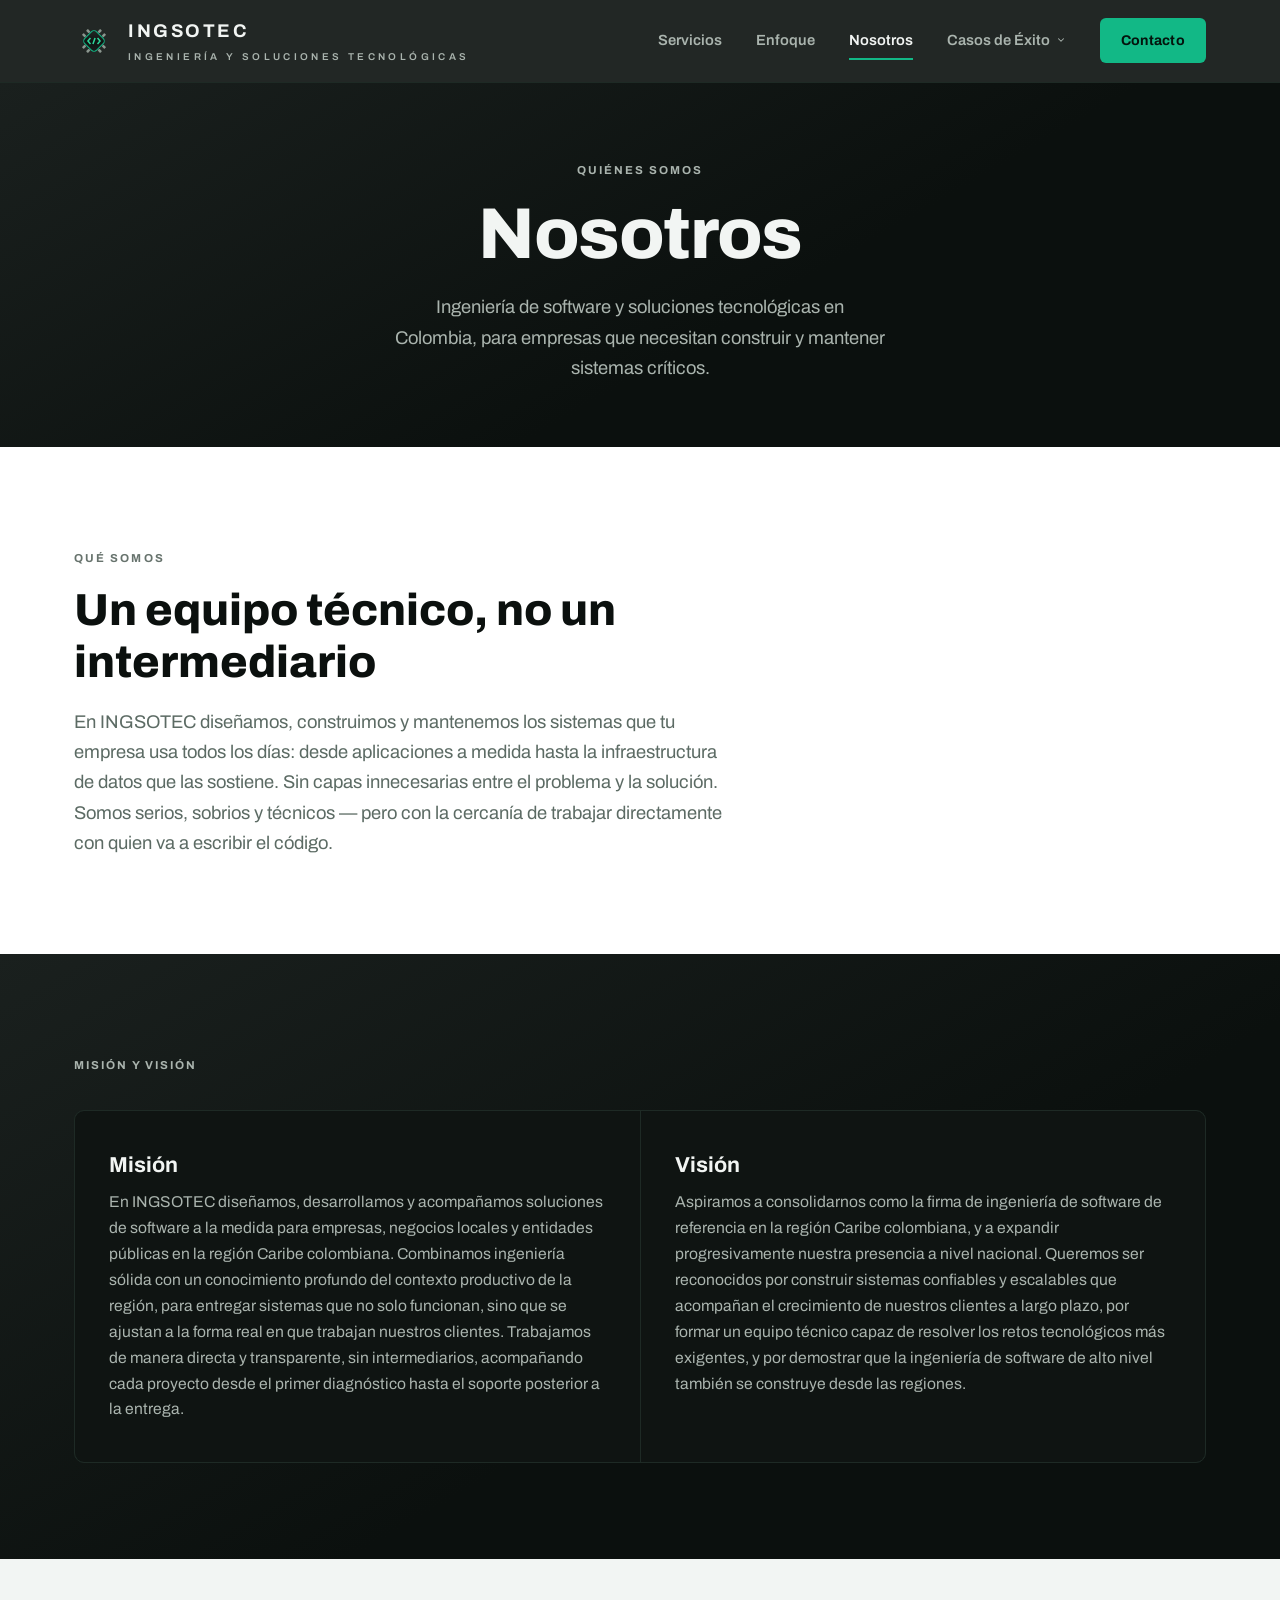
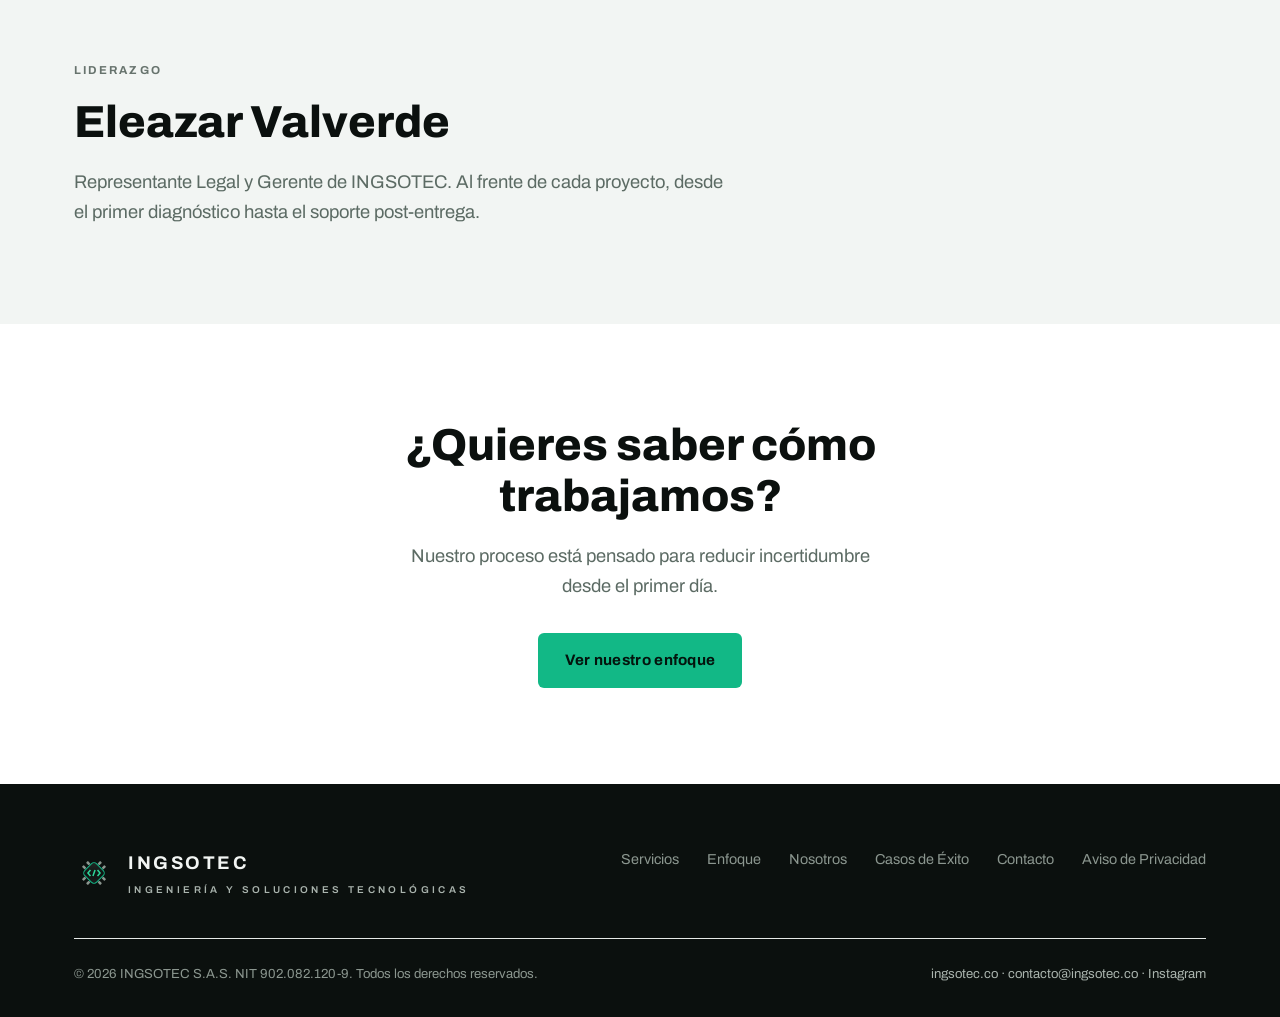
<file: nosotros.html>
<!DOCTYPE html>
<html lang="es">
<head>
<meta charset="UTF-8">
<meta name="viewport" content="width=device-width, initial-scale=1.0">
<title>Nosotros — INGSOTEC</title>
<meta name="description" content="INGSOTEC: empresa de ingeniería de software y soluciones tecnológicas en Colombia. Seria, sobria, técnica, confiable.">
<link rel="canonical" href="https://ingsotec.co/nosotros.html">

<meta property="og:type" content="website">
<meta property="og:site_name" content="INGSOTEC">
<meta property="og:locale" content="es_CO">
<meta property="og:url" content="https://ingsotec.co/nosotros.html">
<meta property="og:title" content="Nosotros — INGSOTEC">
<meta property="og:description" content="INGSOTEC: empresa de ingeniería de software y soluciones tecnológicas en Colombia. Seria, sobria, técnica, confiable.">
<meta property="og:image" content="https://ingsotec.co/assets/og-image.png">
<meta property="og:image:width" content="1200">
<meta property="og:image:height" content="630">
<meta name="twitter:card" content="summary_large_image">
<meta name="twitter:title" content="Nosotros — INGSOTEC">
<meta name="twitter:description" content="INGSOTEC: empresa de ingeniería de software y soluciones tecnológicas en Colombia. Seria, sobria, técnica, confiable.">
<meta name="twitter:image" content="https://ingsotec.co/assets/og-image.png">

<meta name="theme-color" content="#0b100e">
<link rel="manifest" href="site.webmanifest">
<link rel="icon" type="image/png" sizes="32x32" href="assets/favicon-32.png">
<link rel="icon" type="image/png" sizes="16x16" href="assets/favicon-16.png">
<link rel="apple-touch-icon" sizes="180x180" href="assets/apple-touch-icon.png">
<link rel="icon" type="image/svg+xml" href="data:image/svg+xml,%3Csvg xmlns='http://www.w3.org/2000/svg' viewBox='0 0 96 96'%3E%3Cg transform='rotate(45 48 48)'%3E%3Cg fill='%2367736d'%3E%3Crect x='38' y='17' width='6' height='9' rx='1.5'/%3E%3Crect x='52' y='17' width='6' height='9' rx='1.5'/%3E%3Crect x='38' y='70' width='6' height='9' rx='1.5'/%3E%3Crect x='52' y='70' width='6' height='9' rx='1.5'/%3E%3Crect x='17' y='38' width='9' height='6' rx='1.5'/%3E%3Crect x='17' y='52' width='9' height='6' rx='1.5'/%3E%3Crect x='70' y='38' width='9' height='6' rx='1.5'/%3E%3Crect x='70' y='52' width='9' height='6' rx='1.5'/%3E%3C/g%3E%3Crect x='28' y='28' width='40' height='40' rx='9' fill='%230b100e'/%3E%3C/g%3E%3Cg fill='none' stroke='%232DD69A' stroke-width='4.6' stroke-linecap='butt' stroke-linejoin='miter'%3E%3Cpolyline points='39.5,41 33.5,48 39.5,55'/%3E%3Cpolyline points='56.5,41 62.5,48 56.5,55'/%3E%3Cline x1='50.5' y1='41' x2='45.5' y2='55'/%3E%3C/g%3E%3C/svg%3E">
<link rel="preconnect" href="https://fonts.googleapis.com">
<link rel="preconnect" href="https://fonts.gstatic.com" crossorigin>
<link href="https://fonts.googleapis.com/css2?family=Archivo:wght@400;500;600;700;800;900&display=swap" rel="stylesheet">
<link rel="stylesheet" href="css/styles.css">
<script>document.documentElement.classList.add('js');</script>
<script type="application/ld+json">
{
  "@context": "https://schema.org",
  "@type": "Organization",
  "name": "INGSOTEC",
  "legalName": "INGSOTEC S.A.S.",
  "url": "https://ingsotec.co/",
  "logo": "https://ingsotec.co/assets/icon-512.png",
  "image": "https://ingsotec.co/assets/og-image.png",
  "description": "Ingeniería y soluciones tecnológicas: software a medida, arquitectura de bases de datos y soporte técnico continuo.",
  "email": "contacto@ingsotec.co",
  "telephone": "+57-315-158-6372",
  "address": {
    "@type": "PostalAddress",
    "addressCountry": "CO"
  },
  "sameAs": ["https://www.instagram.com/ingsotec.co"]
}
</script>
</head>
<body>

<a href="#main-content" class="skip-link">Saltar al contenido principal</a>

<header class="site-header">
  <div class="container">
    <a href="index.html" class="brand">
      <svg class="isotipo" viewBox="0 0 96 96" xmlns="http://www.w3.org/2000/svg" role="img" aria-label="INGSOTEC">
        <defs>
          <linearGradient id="ing-body-header" x1="0" y1="0" x2="1" y2="1">
            <stop offset="0" stop-color="#232a27"/>
            <stop offset="0.55" stop-color="#0f1412"/>
            <stop offset="1" stop-color="#1a201e"/>
          </linearGradient>
        </defs>
        <g transform="rotate(45 48 48)">
          <g fill="#8b968f">
            <rect x="38" y="17" width="6" height="9" rx="1.5"/><rect x="52" y="17" width="6" height="9" rx="1.5"/>
            <rect x="38" y="70" width="6" height="9" rx="1.5"/><rect x="52" y="70" width="6" height="9" rx="1.5"/>
            <rect x="17" y="38" width="9" height="6" rx="1.5"/><rect x="17" y="52" width="9" height="6" rx="1.5"/>
            <rect x="70" y="38" width="9" height="6" rx="1.5"/><rect x="70" y="52" width="9" height="6" rx="1.5"/>
          </g>
          <rect x="28" y="28" width="40" height="40" rx="9" fill="url(#ing-body-header)"/>
          <rect x="28" y="28" width="40" height="40" rx="9" fill="none" stroke="#12B886" stroke-width="2.4"/>
        </g>
        <g fill="none" stroke="#2DD69A" stroke-width="3.6" stroke-linecap="butt" stroke-linejoin="miter">
          <polyline points="39.5,41 33.5,48 39.5,55"/>
          <polyline points="56.5,41 62.5,48 56.5,55"/>
          <line x1="50.5" y1="41" x2="45.5" y2="55"/>
        </g>
      </svg>
      <span class="brand__text">
        <span class="brand__wordmark">INGSOTEC</span>
        <span class="brand__tagline">Ingeniería y Soluciones Tecnológicas</span>
      </span>
    </a>

    <nav class="nav" aria-label="Principal">
      <a href="servicios.html">Servicios</a>
      <a href="enfoque.html">Enfoque</a>
      <a href="nosotros.html" aria-current="page">Nosotros</a>
      <details class="nav-dropdown">
        <summary class="nav-dropdown__trigger">Casos de Éxito
          <svg class="nav-dropdown__chevron" viewBox="0 0 24 24" fill="none" stroke="currentColor" stroke-width="2.5" stroke-linecap="round" stroke-linejoin="round"><polyline points="6 9 12 15 18 9"/></svg>
        </summary>
        <div class="nav-dropdown__menu">
          <a href="casos-exito.html" class="nav-dropdown__all">Ver todos los casos</a>
          <a href="casos-exito.html?empresa=ingesam">INGESAM ASEO S.A.S E.S.P.</a>
        </div>
      </details>
      <a href="contacto.html" class="btn btn--primary">Contacto</a>
    </nav>

    <button class="nav-toggle" aria-label="Abrir menú">
      <span></span><span></span><span></span>
    </button>
  </div>
</header>

<main id="main-content">
<section class="hero hero--page section--dark">
  <div class="container">
    <span class="eyebrow">Quiénes somos</span>
    <h1 style="margin-top:14px;max-width:16ch;margin-left:auto;margin-right:auto;">Nosotros</h1>
    <p class="lede" style="margin-left:auto;margin-right:auto;">
      Ingeniería de software y soluciones tecnológicas en Colombia, para empresas que necesitan
      construir y mantener sistemas críticos.
    </p>
  </div>
</section>

<section class="section">
  <div class="container">
    <span class="eyebrow">Qué somos</span>
    <h2 style="margin-top:14px;max-width:24ch;">Un equipo técnico, no un intermediario</h2>
    <p class="lede" style="margin-top:18px;max-width:60ch;">
      En INGSOTEC diseñamos, construimos y mantenemos los sistemas que tu empresa usa todos los días:
      desde aplicaciones a medida hasta la infraestructura de datos que las sostiene. Sin capas
      innecesarias entre el problema y la solución. Somos serios, sobrios y técnicos — pero con
      la cercanía de trabajar directamente con quien va a escribir el código.
    </p>
  </div>
</section>

<section class="section section--dark">
  <div class="container">
    <span class="eyebrow">Misión y visión</span>
    <div class="grid-2" style="margin-top:32px;">
      <div class="card">
        <h3>Misión</h3>
        <p>
          En INGSOTEC diseñamos, desarrollamos y acompañamos soluciones de software a la medida para
          empresas, negocios locales y entidades públicas en la región Caribe colombiana. Combinamos
          ingeniería sólida con un conocimiento profundo del contexto productivo de la región, para
          entregar sistemas que no solo funcionan, sino que se ajustan a la forma real en que trabajan
          nuestros clientes. Trabajamos de manera directa y transparente, sin intermediarios,
          acompañando cada proyecto desde el primer diagnóstico hasta el soporte posterior a la entrega.
        </p>
      </div>
      <div class="card">
        <h3>Visión</h3>
        <p>
          Aspiramos a consolidarnos como la firma de ingeniería de software de referencia en la región
          Caribe colombiana, y a expandir progresivamente nuestra presencia a nivel nacional. Queremos
          ser reconocidos por construir sistemas confiables y escalables que acompañan el crecimiento de
          nuestros clientes a largo plazo, por formar un equipo técnico capaz de resolver los retos
          tecnológicos más exigentes, y por demostrar que la ingeniería de software de alto nivel también
          se construye desde las regiones.
        </p>
      </div>
    </div>
  </div>
</section>

<section class="section section--alt">
  <div class="container">
    <span class="eyebrow">Liderazgo</span>
    <h2 style="margin-top:14px;max-width:22ch;">Eleazar Valverde</h2>
    <p class="lede" style="margin-top:18px;max-width:60ch;">
      Representante Legal y Gerente de INGSOTEC. Al frente de cada proyecto, desde el primer
      diagnóstico hasta el soporte post-entrega.
    </p>
  </div>
</section>

<section class="section" style="text-align:center;">
  <div class="container">
    <h2 style="max-width:24ch;margin:0 auto;">¿Quieres saber cómo trabajamos?</h2>
    <p class="lede" style="margin:18px auto 32px;text-align:center;">Nuestro proceso está pensado para reducir incertidumbre desde el primer día.</p>
    <a href="enfoque.html" class="btn btn--primary">Ver nuestro enfoque</a>
  </div>
</section>
</main>

<footer class="site-footer">
  <div class="container">
    <div class="footer-top">
      <a href="index.html" class="brand">
        <svg class="isotipo" viewBox="0 0 96 96" xmlns="http://www.w3.org/2000/svg" role="img" aria-label="INGSOTEC">
          <defs>
            <linearGradient id="ing-body-footer" x1="0" y1="0" x2="1" y2="1">
              <stop offset="0" stop-color="#232a27"/>
              <stop offset="0.55" stop-color="#0f1412"/>
              <stop offset="1" stop-color="#1a201e"/>
            </linearGradient>
          </defs>
          <g transform="rotate(45 48 48)">
            <g fill="#8b968f">
              <rect x="38" y="17" width="6" height="9" rx="1.5"/><rect x="52" y="17" width="6" height="9" rx="1.5"/>
              <rect x="38" y="70" width="6" height="9" rx="1.5"/><rect x="52" y="70" width="6" height="9" rx="1.5"/>
              <rect x="17" y="38" width="9" height="6" rx="1.5"/><rect x="17" y="52" width="9" height="6" rx="1.5"/>
              <rect x="70" y="38" width="9" height="6" rx="1.5"/><rect x="70" y="52" width="9" height="6" rx="1.5"/>
            </g>
            <rect x="28" y="28" width="40" height="40" rx="9" fill="url(#ing-body-footer)"/>
            <rect x="28" y="28" width="40" height="40" rx="9" fill="none" stroke="#12B886" stroke-width="2.4"/>
          </g>
          <g fill="none" stroke="#2DD69A" stroke-width="3.6" stroke-linecap="butt" stroke-linejoin="miter">
            <polyline points="39.5,41 33.5,48 39.5,55"/>
            <polyline points="56.5,41 62.5,48 56.5,55"/>
            <line x1="50.5" y1="41" x2="45.5" y2="55"/>
          </g>
        </svg>
        <span class="brand__text">
          <span class="brand__wordmark">INGSOTEC</span>
          <span class="brand__tagline">Ingeniería y Soluciones Tecnológicas</span>
        </span>
      </a>

      <nav class="footer-nav" aria-label="Footer">
        <a href="servicios.html">Servicios</a>
        <a href="enfoque.html">Enfoque</a>
        <a href="nosotros.html">Nosotros</a>
        <a href="casos-exito.html">Casos de Éxito</a>
        <a href="contacto.html">Contacto</a>
        <a href="privacidad.html">Aviso de Privacidad</a>
      </nav>
    </div>
    <hr class="hairline">
    <div class="footer-bottom">
      <span class="footer-legal">© 2026 INGSOTEC S.A.S. NIT 902.082.120-9. Todos los derechos reservados.</span>
      <span>ingsotec.co · contacto@ingsotec.co · <a href="https://www.instagram.com/ingsotec.co" target="_blank" rel="noopener">Instagram</a></span>
    </div>
  </div>
</footer>

<script src="js/main.js"></script>
</body>
</html>
</file>
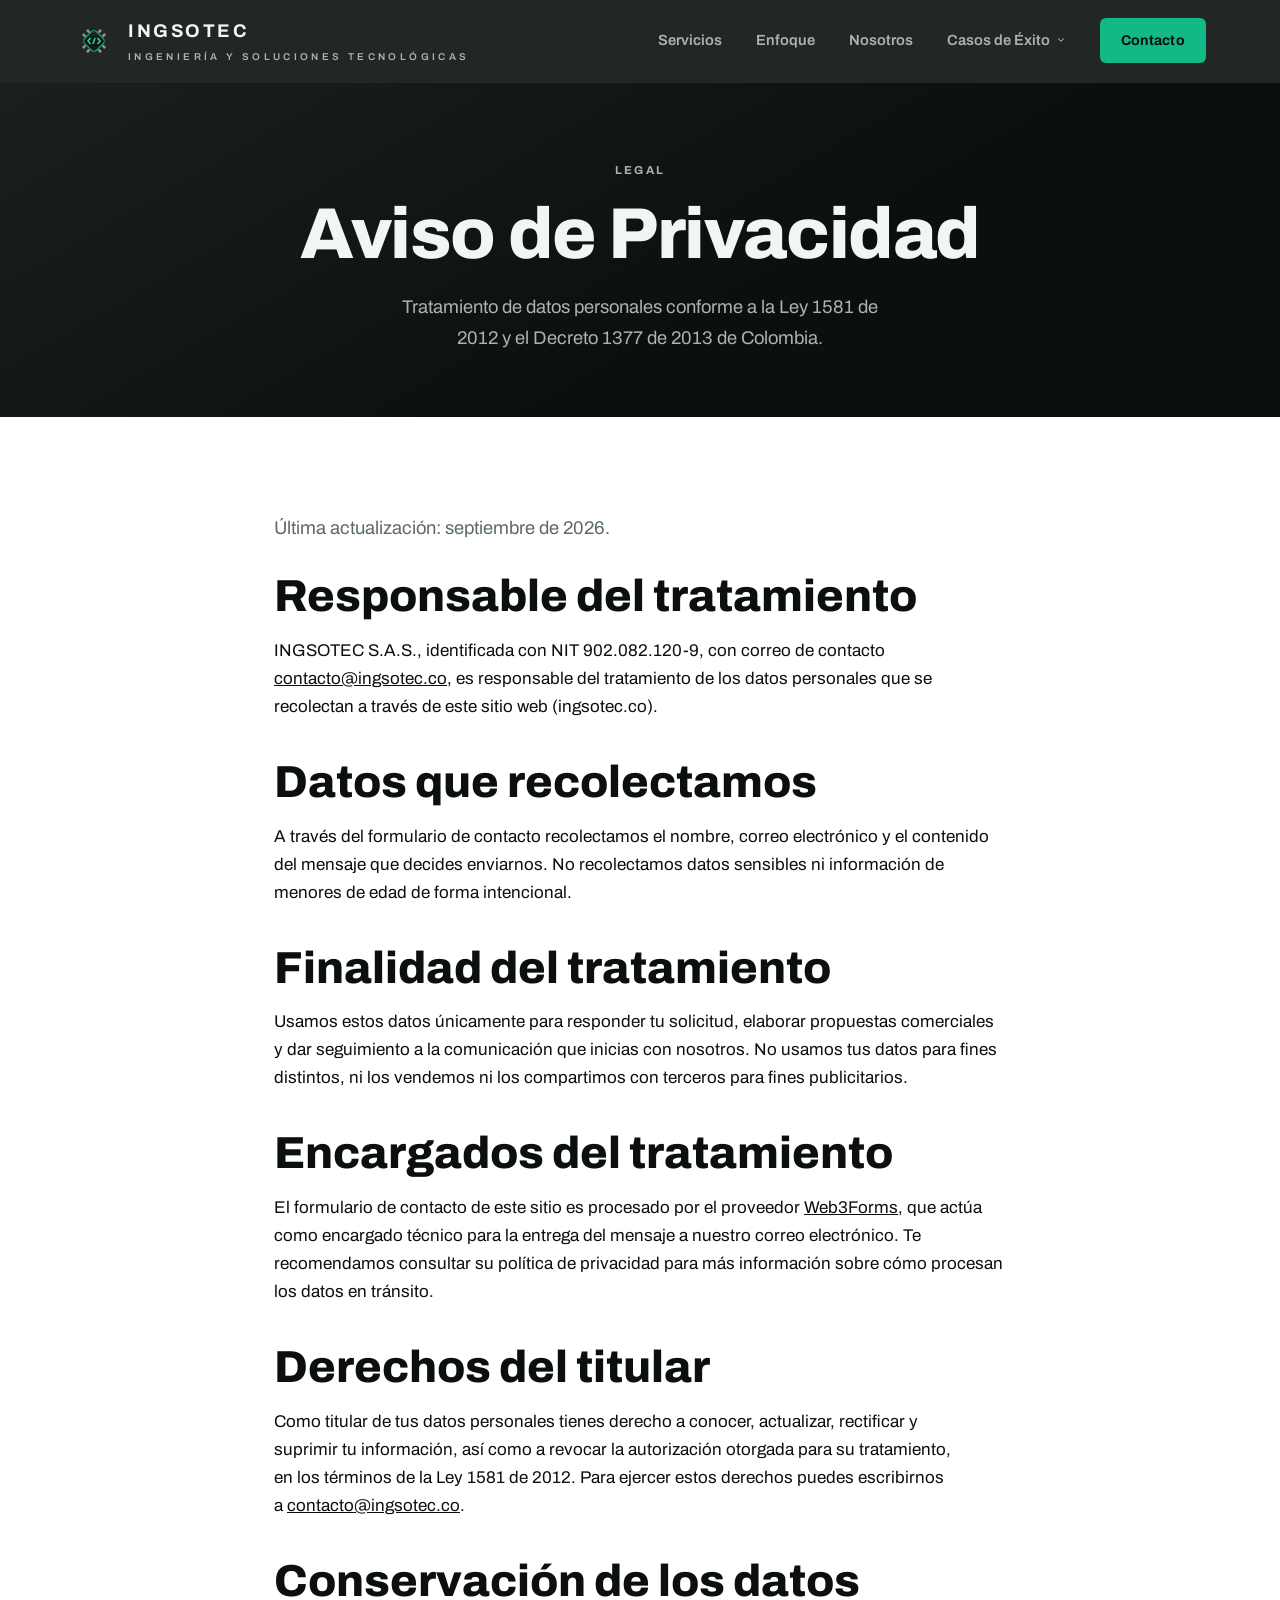
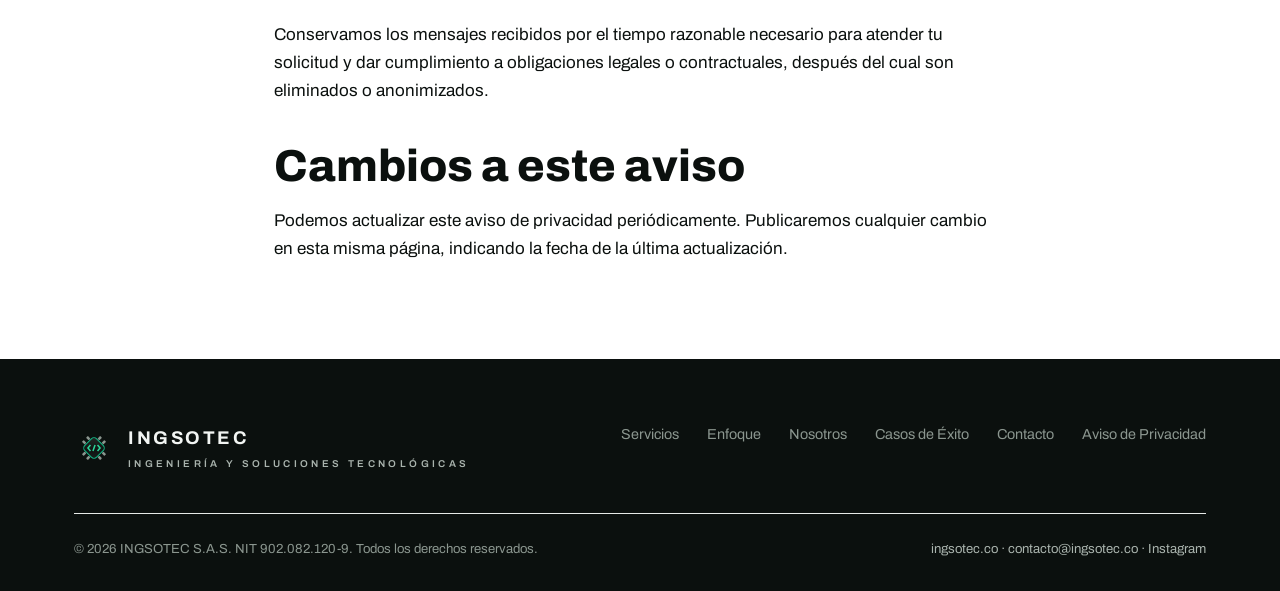
<file: privacidad.html>
<!DOCTYPE html>
<html lang="es">
<head>
<meta charset="UTF-8">
<meta name="viewport" content="width=device-width, initial-scale=1.0">
<title>Aviso de Privacidad — INGSOTEC</title>
<meta name="description" content="Aviso de privacidad y tratamiento de datos personales de INGSOTEC S.A.S., conforme a la Ley 1581 de 2012 de Colombia.">
<link rel="canonical" href="https://ingsotec.co/privacidad.html">

<meta property="og:type" content="website">
<meta property="og:site_name" content="INGSOTEC">
<meta property="og:locale" content="es_CO">
<meta property="og:url" content="https://ingsotec.co/privacidad.html">
<meta property="og:title" content="Aviso de Privacidad — INGSOTEC">
<meta property="og:description" content="Aviso de privacidad y tratamiento de datos personales de INGSOTEC S.A.S., conforme a la Ley 1581 de 2012 de Colombia.">
<meta property="og:image" content="https://ingsotec.co/assets/og-image.png">
<meta property="og:image:width" content="1200">
<meta property="og:image:height" content="630">
<meta name="twitter:card" content="summary_large_image">
<meta name="twitter:title" content="Aviso de Privacidad — INGSOTEC">
<meta name="twitter:description" content="Aviso de privacidad y tratamiento de datos personales de INGSOTEC S.A.S., conforme a la Ley 1581 de 2012 de Colombia.">
<meta name="twitter:image" content="https://ingsotec.co/assets/og-image.png">

<meta name="theme-color" content="#0b100e">
<link rel="manifest" href="site.webmanifest">
<link rel="icon" type="image/png" sizes="32x32" href="assets/favicon-32.png">
<link rel="icon" type="image/png" sizes="16x16" href="assets/favicon-16.png">
<link rel="apple-touch-icon" sizes="180x180" href="assets/apple-touch-icon.png">
<link rel="icon" type="image/svg+xml" href="data:image/svg+xml,%3Csvg xmlns='http://www.w3.org/2000/svg' viewBox='0 0 96 96'%3E%3Cg transform='rotate(45 48 48)'%3E%3Cg fill='%2367736d'%3E%3Crect x='38' y='17' width='6' height='9' rx='1.5'/%3E%3Crect x='52' y='17' width='6' height='9' rx='1.5'/%3E%3Crect x='38' y='70' width='6' height='9' rx='1.5'/%3E%3Crect x='52' y='70' width='6' height='9' rx='1.5'/%3E%3Crect x='17' y='38' width='9' height='6' rx='1.5'/%3E%3Crect x='17' y='52' width='9' height='6' rx='1.5'/%3E%3Crect x='70' y='38' width='9' height='6' rx='1.5'/%3E%3Crect x='70' y='52' width='9' height='6' rx='1.5'/%3E%3C/g%3E%3Crect x='28' y='28' width='40' height='40' rx='9' fill='%230b100e'/%3E%3C/g%3E%3Cg fill='none' stroke='%232DD69A' stroke-width='4.6' stroke-linecap='butt' stroke-linejoin='miter'%3E%3Cpolyline points='39.5,41 33.5,48 39.5,55'/%3E%3Cpolyline points='56.5,41 62.5,48 56.5,55'/%3E%3Cline x1='50.5' y1='41' x2='45.5' y2='55'/%3E%3C/g%3E%3C/svg%3E">
<link rel="preconnect" href="https://fonts.googleapis.com">
<link rel="preconnect" href="https://fonts.gstatic.com" crossorigin>
<link href="https://fonts.googleapis.com/css2?family=Archivo:wght@400;500;600;700;800;900&display=swap" rel="stylesheet">
<link rel="stylesheet" href="css/styles.css">
</head>
<body>

<a href="#main-content" class="skip-link">Saltar al contenido principal</a>

<header class="site-header">
  <div class="container">
    <a href="index.html" class="brand">
      <svg class="isotipo" viewBox="0 0 96 96" xmlns="http://www.w3.org/2000/svg" role="img" aria-label="INGSOTEC">
        <defs>
          <linearGradient id="ing-body-header" x1="0" y1="0" x2="1" y2="1">
            <stop offset="0" stop-color="#232a27"/>
            <stop offset="0.55" stop-color="#0f1412"/>
            <stop offset="1" stop-color="#1a201e"/>
          </linearGradient>
        </defs>
        <g transform="rotate(45 48 48)">
          <g fill="#8b968f">
            <rect x="38" y="17" width="6" height="9" rx="1.5"/><rect x="52" y="17" width="6" height="9" rx="1.5"/>
            <rect x="38" y="70" width="6" height="9" rx="1.5"/><rect x="52" y="70" width="6" height="9" rx="1.5"/>
            <rect x="17" y="38" width="9" height="6" rx="1.5"/><rect x="17" y="52" width="9" height="6" rx="1.5"/>
            <rect x="70" y="38" width="9" height="6" rx="1.5"/><rect x="70" y="52" width="9" height="6" rx="1.5"/>
          </g>
          <rect x="28" y="28" width="40" height="40" rx="9" fill="url(#ing-body-header)"/>
          <rect x="28" y="28" width="40" height="40" rx="9" fill="none" stroke="#12B886" stroke-width="2.4"/>
        </g>
        <g fill="none" stroke="#2DD69A" stroke-width="3.6" stroke-linecap="butt" stroke-linejoin="miter">
          <polyline points="39.5,41 33.5,48 39.5,55"/>
          <polyline points="56.5,41 62.5,48 56.5,55"/>
          <line x1="50.5" y1="41" x2="45.5" y2="55"/>
        </g>
      </svg>
      <span class="brand__text">
        <span class="brand__wordmark">INGSOTEC</span>
        <span class="brand__tagline">Ingeniería y Soluciones Tecnológicas</span>
      </span>
    </a>

    <nav class="nav" aria-label="Principal">
      <a href="servicios.html">Servicios</a>
      <a href="enfoque.html">Enfoque</a>
      <a href="nosotros.html">Nosotros</a>
      <details class="nav-dropdown">
        <summary class="nav-dropdown__trigger">Casos de Éxito
          <svg class="nav-dropdown__chevron" viewBox="0 0 24 24" fill="none" stroke="currentColor" stroke-width="2.5" stroke-linecap="round" stroke-linejoin="round"><polyline points="6 9 12 15 18 9"/></svg>
        </summary>
        <div class="nav-dropdown__menu">
          <a href="casos-exito.html" class="nav-dropdown__all">Ver todos los casos</a>
          <a href="casos-exito.html?empresa=ingesam">INGESAM ASEO S.A.S E.S.P.</a>
        </div>
      </details>
      <a href="contacto.html" class="btn btn--primary">Contacto</a>
    </nav>

    <button class="nav-toggle" aria-label="Abrir menú">
      <span></span><span></span><span></span>
    </button>
  </div>
</header>

<main id="main-content">
<section class="hero hero--page section--dark">
  <div class="container">
    <span class="eyebrow">Legal</span>
    <h1 style="margin-top:14px;max-width:18ch;margin-left:auto;margin-right:auto;">Aviso de Privacidad</h1>
    <p class="lede" style="margin-left:auto;margin-right:auto;">
      Tratamiento de datos personales conforme a la Ley 1581 de 2012 y el Decreto 1377 de 2013 de Colombia.
    </p>
  </div>
</section>

<section class="section">
  <div class="container" style="max-width:78ch;">
    <p class="lede" style="margin-bottom:28px;">Última actualización: septiembre de 2026.</p>

    <h2 style="margin-top:0;">Responsable del tratamiento</h2>
    <p style="margin-top:14px;">
      INGSOTEC S.A.S., identificada con NIT 902.082.120-9, con correo de contacto
      <a href="mailto:contacto@ingsotec.co" style="text-decoration:underline;">contacto@ingsotec.co</a>,
      es responsable del tratamiento de los datos personales que se recolectan a través de este sitio web
      (ingsotec.co).
    </p>

    <h2 style="margin-top:36px;">Datos que recolectamos</h2>
    <p style="margin-top:14px;">
      A través del formulario de contacto recolectamos el nombre, correo electrónico y el contenido del
      mensaje que decides enviarnos. No recolectamos datos sensibles ni información de menores de edad de
      forma intencional.
    </p>

    <h2 style="margin-top:36px;">Finalidad del tratamiento</h2>
    <p style="margin-top:14px;">
      Usamos estos datos únicamente para responder tu solicitud, elaborar propuestas comerciales y dar
      seguimiento a la comunicación que inicias con nosotros. No usamos tus datos para fines distintos, ni
      los vendemos ni los compartimos con terceros para fines publicitarios.
    </p>

    <h2 style="margin-top:36px;">Encargados del tratamiento</h2>
    <p style="margin-top:14px;">
      El formulario de contacto de este sitio es procesado por el proveedor
      <a href="https://web3forms.com" target="_blank" rel="noopener" style="text-decoration:underline;">Web3Forms</a>,
      que actúa como encargado técnico para la entrega del mensaje a nuestro correo electrónico. Te
      recomendamos consultar su política de privacidad para más información sobre cómo procesan los datos
      en tránsito.
    </p>

    <h2 style="margin-top:36px;">Derechos del titular</h2>
    <p style="margin-top:14px;">
      Como titular de tus datos personales tienes derecho a conocer, actualizar, rectificar y suprimir tu
      información, así como a revocar la autorización otorgada para su tratamiento, en los términos de la
      Ley 1581 de 2012. Para ejercer estos derechos puedes escribirnos a
      <a href="mailto:contacto@ingsotec.co" style="text-decoration:underline;">contacto@ingsotec.co</a>.
    </p>

    <h2 style="margin-top:36px;">Conservación de los datos</h2>
    <p style="margin-top:14px;">
      Conservamos los mensajes recibidos por el tiempo razonable necesario para atender tu solicitud y dar
      cumplimiento a obligaciones legales o contractuales, después del cual son eliminados o anonimizados.
    </p>

    <h2 style="margin-top:36px;">Cambios a este aviso</h2>
    <p style="margin-top:14px;">
      Podemos actualizar este aviso de privacidad periódicamente. Publicaremos cualquier cambio en esta
      misma página, indicando la fecha de la última actualización.
    </p>
  </div>
</section>
</main>

<footer class="site-footer">
  <div class="container">
    <div class="footer-top">
      <a href="index.html" class="brand">
        <svg class="isotipo" viewBox="0 0 96 96" xmlns="http://www.w3.org/2000/svg" role="img" aria-label="INGSOTEC">
          <defs>
            <linearGradient id="ing-body-footer" x1="0" y1="0" x2="1" y2="1">
              <stop offset="0" stop-color="#232a27"/>
              <stop offset="0.6" stop-color="#0f1412"/>
              <stop offset="1" stop-color="#1a201e"/>
            </linearGradient>
          </defs>
          <g transform="rotate(45 48 48)">
            <g fill="#8b968f">
              <rect x="38" y="17" width="6" height="9" rx="1.5"/><rect x="52" y="17" width="6" height="9" rx="1.5"/>
              <rect x="38" y="70" width="6" height="9" rx="1.5"/><rect x="52" y="70" width="6" height="9" rx="1.5"/>
              <rect x="17" y="38" width="9" height="6" rx="1.5"/><rect x="17" y="52" width="9" height="6" rx="1.5"/>
              <rect x="70" y="38" width="9" height="6" rx="1.5"/><rect x="70" y="52" width="9" height="6" rx="1.5"/>
            </g>
            <rect x="28" y="28" width="40" height="40" rx="9" fill="url(#ing-body-footer)"/>
          <rect x="28" y="28" width="40" height="40" rx="9" fill="none" stroke="#12B886" stroke-width="2.4"/>
          </g>
          <g fill="none" stroke="#2DD69A" stroke-width="3.6" stroke-linecap="butt" stroke-linejoin="miter">
            <polyline points="39.5,41 33.5,48 39.5,55"/>
            <polyline points="56.5,41 62.5,48 56.5,55"/>
            <line x1="50.5" y1="41" x2="45.5" y2="55"/>
          </g>
        </svg>
        <span class="brand__text">
          <span class="brand__wordmark">INGSOTEC</span>
          <span class="brand__tagline">Ingeniería y Soluciones Tecnológicas</span>
        </span>
      </a>

      <nav class="footer-nav" aria-label="Footer">
        <a href="servicios.html">Servicios</a>
        <a href="enfoque.html">Enfoque</a>
        <a href="nosotros.html">Nosotros</a>
        <a href="casos-exito.html">Casos de Éxito</a>
        <a href="contacto.html">Contacto</a>
        <a href="privacidad.html" aria-current="page">Aviso de Privacidad</a>
      </nav>
    </div>
    <hr class="hairline">
    <div class="footer-bottom">
      <span class="footer-legal">© 2026 INGSOTEC S.A.S. NIT 902.082.120-9. Todos los derechos reservados.</span>
      <span>ingsotec.co · contacto@ingsotec.co · <a href="https://www.instagram.com/ingsotec.co" target="_blank" rel="noopener">Instagram</a></span>
    </div>
  </div>
</footer>

<script src="js/main.js"></script>
</body>
</html>
</file>
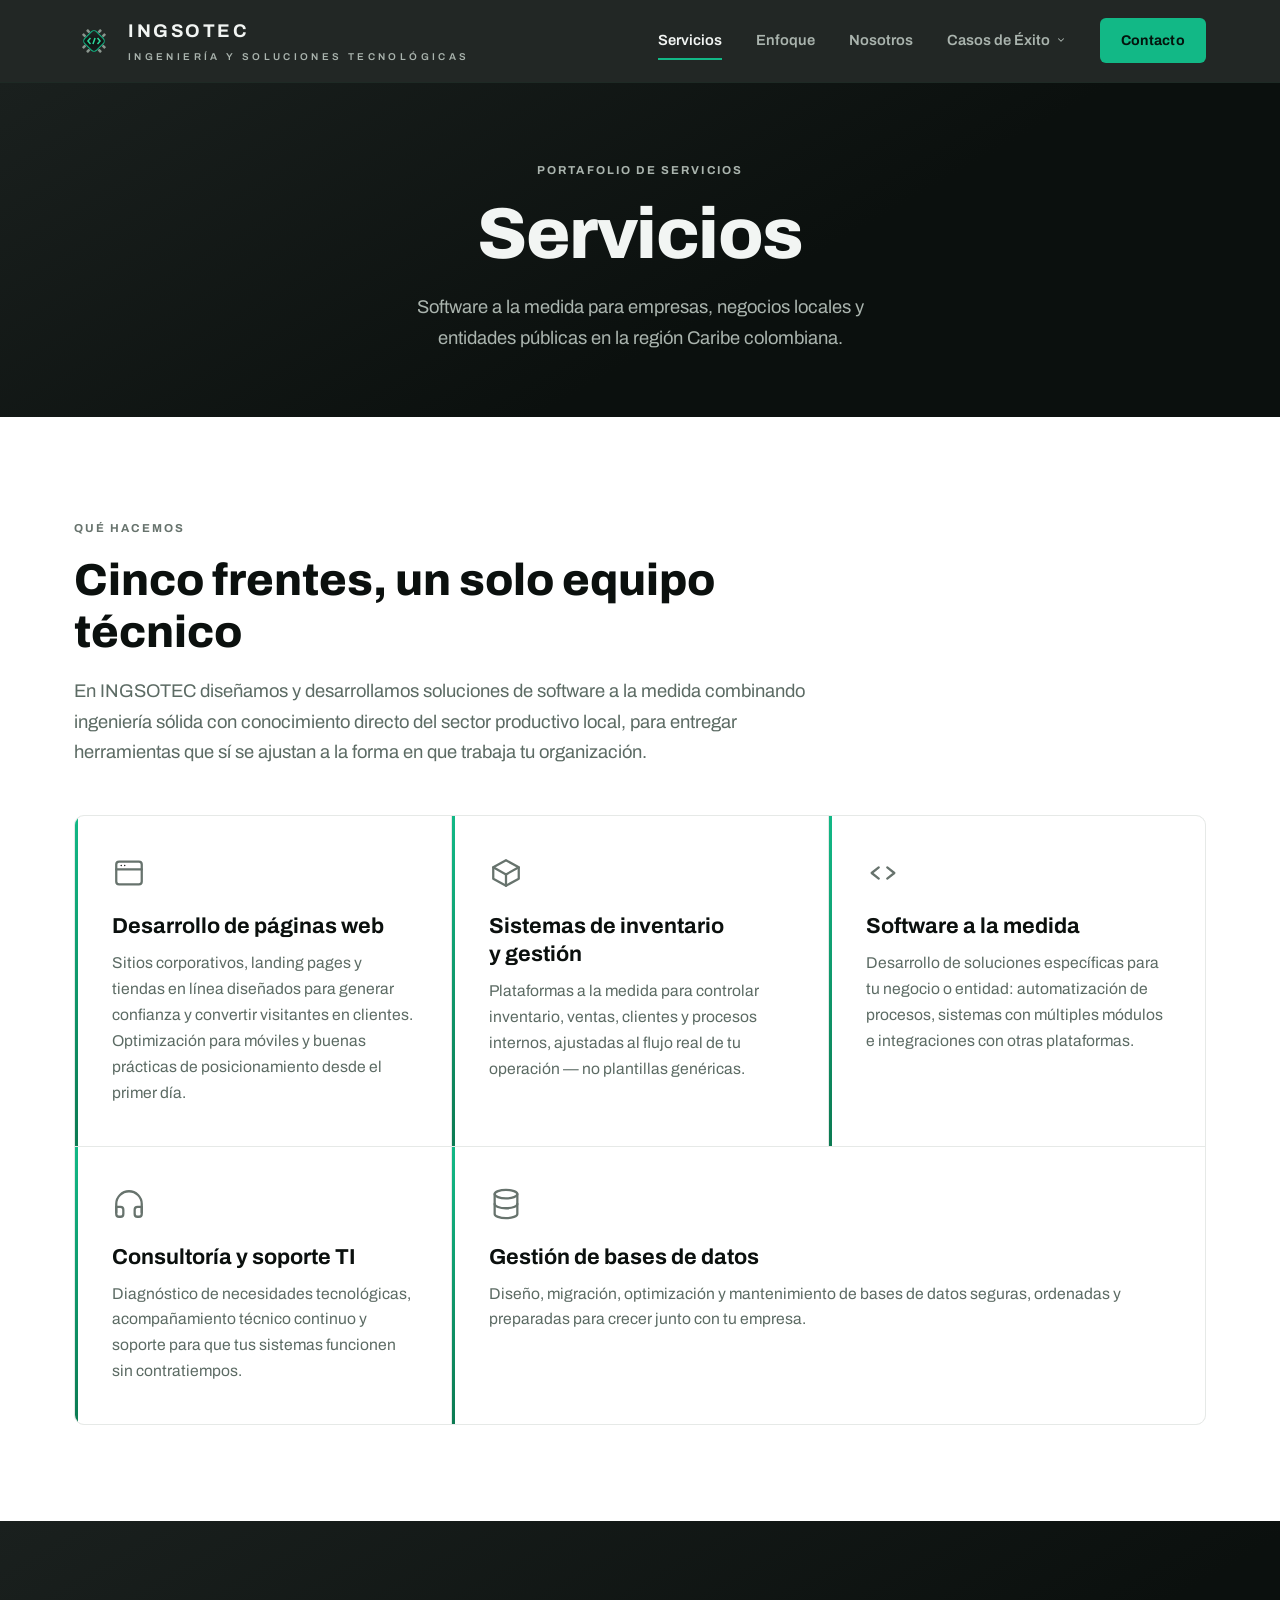
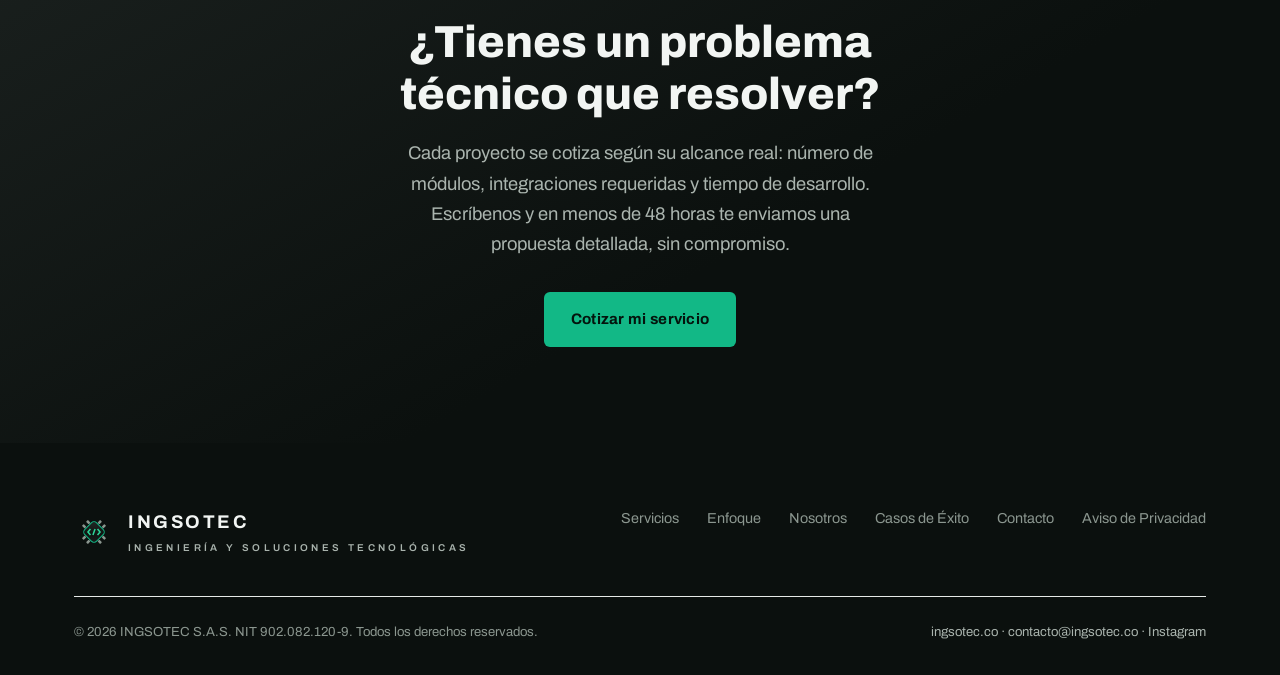
<file: servicios.html>
<!DOCTYPE html>
<html lang="es">
<head>
<meta charset="UTF-8">
<meta name="viewport" content="width=device-width, initial-scale=1.0">
<title>Servicios — INGSOTEC</title>
<meta name="description" content="Portafolio de servicios de INGSOTEC: páginas web, sistemas de inventario, software a la medida, consultoría TI y gestión de bases de datos en la región Caribe colombiana.">
<link rel="canonical" href="https://ingsotec.co/servicios.html">

<meta property="og:type" content="website">
<meta property="og:site_name" content="INGSOTEC">
<meta property="og:locale" content="es_CO">
<meta property="og:url" content="https://ingsotec.co/servicios.html">
<meta property="og:title" content="Servicios — INGSOTEC">
<meta property="og:description" content="Portafolio de servicios de INGSOTEC: páginas web, sistemas de inventario, software a la medida, consultoría TI y gestión de bases de datos en la región Caribe colombiana.">
<meta property="og:image" content="https://ingsotec.co/assets/og-image.png">
<meta property="og:image:width" content="1200">
<meta property="og:image:height" content="630">
<meta name="twitter:card" content="summary_large_image">
<meta name="twitter:title" content="Servicios — INGSOTEC">
<meta name="twitter:description" content="Portafolio de servicios de INGSOTEC: páginas web, sistemas de inventario, software a la medida, consultoría TI y gestión de bases de datos en la región Caribe colombiana.">
<meta name="twitter:image" content="https://ingsotec.co/assets/og-image.png">

<meta name="theme-color" content="#0b100e">
<link rel="manifest" href="site.webmanifest">
<link rel="icon" type="image/png" sizes="32x32" href="assets/favicon-32.png">
<link rel="icon" type="image/png" sizes="16x16" href="assets/favicon-16.png">
<link rel="apple-touch-icon" sizes="180x180" href="assets/apple-touch-icon.png">
<link rel="icon" type="image/svg+xml" href="data:image/svg+xml,%3Csvg xmlns='http://www.w3.org/2000/svg' viewBox='0 0 96 96'%3E%3Cg transform='rotate(45 48 48)'%3E%3Cg fill='%2367736d'%3E%3Crect x='38' y='17' width='6' height='9' rx='1.5'/%3E%3Crect x='52' y='17' width='6' height='9' rx='1.5'/%3E%3Crect x='38' y='70' width='6' height='9' rx='1.5'/%3E%3Crect x='52' y='70' width='6' height='9' rx='1.5'/%3E%3Crect x='17' y='38' width='9' height='6' rx='1.5'/%3E%3Crect x='17' y='52' width='9' height='6' rx='1.5'/%3E%3Crect x='70' y='38' width='9' height='6' rx='1.5'/%3E%3Crect x='70' y='52' width='9' height='6' rx='1.5'/%3E%3C/g%3E%3Crect x='28' y='28' width='40' height='40' rx='9' fill='%230b100e'/%3E%3C/g%3E%3Cg fill='none' stroke='%232DD69A' stroke-width='4.6' stroke-linecap='butt' stroke-linejoin='miter'%3E%3Cpolyline points='39.5,41 33.5,48 39.5,55'/%3E%3Cpolyline points='56.5,41 62.5,48 56.5,55'/%3E%3Cline x1='50.5' y1='41' x2='45.5' y2='55'/%3E%3C/g%3E%3C/svg%3E">
<link rel="preconnect" href="https://fonts.googleapis.com">
<link rel="preconnect" href="https://fonts.gstatic.com" crossorigin>
<link href="https://fonts.googleapis.com/css2?family=Archivo:wght@400;500;600;700;800;900&display=swap" rel="stylesheet">
<link rel="stylesheet" href="css/styles.css">
<script>document.documentElement.classList.add('js');</script>
<script type="application/ld+json">
{
  "@context": "https://schema.org",
  "@type": "Organization",
  "name": "INGSOTEC",
  "legalName": "INGSOTEC S.A.S.",
  "url": "https://ingsotec.co/",
  "logo": "https://ingsotec.co/assets/icon-512.png",
  "image": "https://ingsotec.co/assets/og-image.png",
  "description": "Ingeniería y soluciones tecnológicas: software a medida, arquitectura de bases de datos y soporte técnico continuo.",
  "email": "contacto@ingsotec.co",
  "telephone": "+57-315-158-6372",
  "address": {
    "@type": "PostalAddress",
    "addressCountry": "CO"
  },
  "sameAs": ["https://www.instagram.com/ingsotec.co"]
}
</script>
</head>
<body>

<a href="#main-content" class="skip-link">Saltar al contenido principal</a>

<header class="site-header">
  <div class="container">
    <a href="index.html" class="brand">
      <svg class="isotipo" viewBox="0 0 96 96" xmlns="http://www.w3.org/2000/svg" role="img" aria-label="INGSOTEC">
        <defs>
          <linearGradient id="ing-body-header" x1="0" y1="0" x2="1" y2="1">
            <stop offset="0" stop-color="#232a27"/>
            <stop offset="0.55" stop-color="#0f1412"/>
            <stop offset="1" stop-color="#1a201e"/>
          </linearGradient>
        </defs>
        <g transform="rotate(45 48 48)">
          <g fill="#8b968f">
            <rect x="38" y="17" width="6" height="9" rx="1.5"/><rect x="52" y="17" width="6" height="9" rx="1.5"/>
            <rect x="38" y="70" width="6" height="9" rx="1.5"/><rect x="52" y="70" width="6" height="9" rx="1.5"/>
            <rect x="17" y="38" width="9" height="6" rx="1.5"/><rect x="17" y="52" width="9" height="6" rx="1.5"/>
            <rect x="70" y="38" width="9" height="6" rx="1.5"/><rect x="70" y="52" width="9" height="6" rx="1.5"/>
          </g>
          <rect x="28" y="28" width="40" height="40" rx="9" fill="url(#ing-body-header)"/>
          <rect x="28" y="28" width="40" height="40" rx="9" fill="none" stroke="#12B886" stroke-width="2.4"/>
        </g>
        <g fill="none" stroke="#2DD69A" stroke-width="3.6" stroke-linecap="butt" stroke-linejoin="miter">
          <polyline points="39.5,41 33.5,48 39.5,55"/>
          <polyline points="56.5,41 62.5,48 56.5,55"/>
          <line x1="50.5" y1="41" x2="45.5" y2="55"/>
        </g>
      </svg>
      <span class="brand__text">
        <span class="brand__wordmark">INGSOTEC</span>
        <span class="brand__tagline">Ingeniería y Soluciones Tecnológicas</span>
      </span>
    </a>

    <nav class="nav" aria-label="Principal">
      <a href="servicios.html" aria-current="page">Servicios</a>
      <a href="enfoque.html">Enfoque</a>
      <a href="nosotros.html">Nosotros</a>
      <details class="nav-dropdown">
        <summary class="nav-dropdown__trigger">Casos de Éxito
          <svg class="nav-dropdown__chevron" viewBox="0 0 24 24" fill="none" stroke="currentColor" stroke-width="2.5" stroke-linecap="round" stroke-linejoin="round"><polyline points="6 9 12 15 18 9"/></svg>
        </summary>
        <div class="nav-dropdown__menu">
          <a href="casos-exito.html" class="nav-dropdown__all">Ver todos los casos</a>
          <a href="casos-exito.html?empresa=ingesam">INGESAM ASEO S.A.S E.S.P.</a>
        </div>
      </details>
      <a href="contacto.html" class="btn btn--primary">Contacto</a>
    </nav>

    <button class="nav-toggle" aria-label="Abrir menú">
      <span></span><span></span><span></span>
    </button>
  </div>
</header>

<main id="main-content">
<section class="hero hero--page section--dark">
  <div class="container">
    <span class="eyebrow">Portafolio de servicios</span>
    <h1 style="margin-top:14px;max-width:16ch;margin-left:auto;margin-right:auto;">Servicios</h1>
    <p class="lede" style="margin-left:auto;margin-right:auto;">
      Software a la medida para empresas, negocios locales y entidades públicas en la región Caribe colombiana.
    </p>
  </div>
</section>

<section class="section">
  <div class="container">
    <span class="eyebrow reveal">Qué hacemos</span>
    <h2 class="reveal" style="margin-top:14px;max-width:26ch;">Cinco frentes, un solo equipo técnico</h2>
    <p class="lede reveal" style="margin-top:18px;max-width:70ch;">
      En INGSOTEC diseñamos y desarrollamos soluciones de software a la medida combinando ingeniería sólida
      con conocimiento directo del sector productivo local, para entregar herramientas que sí se ajustan a la
      forma en que trabaja tu organización.
    </p>

    <div class="grid-3 reveal" style="margin-top:48px;">
      <div class="card card--accent">
        <svg class="icon" viewBox="0 0 24 24" fill="none" stroke-width="1.6" stroke-linecap="round" stroke-linejoin="round">
          <rect x="3" y="4" width="18" height="16" rx="2"/><line x1="3" y1="9.5" x2="21" y2="9.5"/>
          <circle cx="6.5" cy="6.75" r="0.5" fill="currentColor" stroke="none"/><circle cx="9" cy="6.75" r="0.5" fill="currentColor" stroke="none"/>
        </svg>
        <h3>Desarrollo de páginas web</h3>
        <p>Sitios corporativos, landing pages y tiendas en línea diseñados para generar confianza y convertir
          visitantes en clientes. Optimización para móviles y buenas prácticas de posicionamiento desde el
          primer día.</p>
      </div>

      <div class="card card--accent">
        <svg class="icon" viewBox="0 0 24 24" fill="none" stroke-width="1.6" stroke-linecap="round" stroke-linejoin="round">
          <path d="M21 8 12 3 3 8v8l9 5 9-5V8z"/><path d="M3 8l9 5 9-5"/><path d="M12 13v8"/>
        </svg>
        <h3>Sistemas de inventario y gestión</h3>
        <p>Plataformas a la medida para controlar inventario, ventas, clientes y procesos internos, ajustadas
          al flujo real de tu operación — no plantillas genéricas.</p>
      </div>

      <div class="card card--accent">
        <svg class="icon" viewBox="0 0 24 24" fill="none" stroke-width="1.6" stroke-linecap="round" stroke-linejoin="round">
          <polyline points="9 8 4 12 9 16"/><polyline points="15 8 20 12 15 16"/>
        </svg>
        <h3>Software a la medida</h3>
        <p>Desarrollo de soluciones específicas para tu negocio o entidad: automatización de procesos, sistemas
          con múltiples módulos e integraciones con otras plataformas.</p>
      </div>

      <div class="card card--accent">
        <svg class="icon" viewBox="0 0 24 24" fill="none" stroke-width="1.6" stroke-linecap="round" stroke-linejoin="round">
          <path d="M3 18v-6a9 9 0 0 1 18 0v6"/><path d="M21 19a2 2 0 0 1-2 2h-1a2 2 0 0 1-2-2v-3a2 2 0 0 1 2-2h3zM3 19a2 2 0 0 0 2 2h1a2 2 0 0 0 2-2v-3a2 2 0 0 0-2-2H3z"/>
        </svg>
        <h3>Consultoría y soporte TI</h3>
        <p>Diagnóstico de necesidades tecnológicas, acompañamiento técnico continuo y soporte para que tus
          sistemas funcionen sin contratiempos.</p>
      </div>

      <div class="card card--accent card--wide">
        <svg class="icon" viewBox="0 0 24 24" fill="none" stroke-width="1.6" stroke-linecap="round" stroke-linejoin="round">
          <ellipse cx="12" cy="5" rx="8" ry="3"/><path d="M4 5v14c0 1.66 3.58 3 8 3s8-1.34 8-3V5"/><path d="M4 12c0 1.66 3.58 3 8 3s8-1.34 8-3"/>
        </svg>
        <h3>Gestión de bases de datos</h3>
        <p>Diseño, migración, optimización y mantenimiento de bases de datos seguras, ordenadas y preparadas
          para crecer junto con tu empresa.</p>
      </div>
    </div>
  </div>
</section>

<section class="section section--dark">
  <div class="container" style="text-align:center;">
    <h2 class="reveal" style="max-width:22ch;margin:0 auto;">¿Tienes un problema técnico que resolver?</h2>
    <p class="lede reveal" style="margin:18px auto 32px;text-align:center;">
      Cada proyecto se cotiza según su alcance real: número de módulos, integraciones requeridas y tiempo de
      desarrollo. Escríbenos y en menos de 48 horas te enviamos una propuesta detallada, sin compromiso.
    </p>
    <a href="contacto.html" class="btn btn--primary reveal">Cotizar mi servicio</a>
  </div>
</section>
</main>

<footer class="site-footer">
  <div class="container">
    <div class="footer-top">
      <a href="index.html" class="brand">
        <svg class="isotipo" viewBox="0 0 96 96" xmlns="http://www.w3.org/2000/svg" role="img" aria-label="INGSOTEC">
          <defs>
            <linearGradient id="ing-body-footer" x1="0" y1="0" x2="1" y2="1">
              <stop offset="0" stop-color="#232a27"/>
              <stop offset="0.6" stop-color="#0f1412"/>
              <stop offset="1" stop-color="#1a201e"/>
            </linearGradient>
          </defs>
          <g transform="rotate(45 48 48)">
            <g fill="#8b968f">
              <rect x="38" y="17" width="6" height="9" rx="1.5"/><rect x="52" y="17" width="6" height="9" rx="1.5"/>
              <rect x="38" y="70" width="6" height="9" rx="1.5"/><rect x="52" y="70" width="6" height="9" rx="1.5"/>
              <rect x="17" y="38" width="9" height="6" rx="1.5"/><rect x="17" y="52" width="9" height="6" rx="1.5"/>
              <rect x="70" y="38" width="9" height="6" rx="1.5"/><rect x="70" y="52" width="9" height="6" rx="1.5"/>
            </g>
            <rect x="28" y="28" width="40" height="40" rx="9" fill="url(#ing-body-footer)"/>
          <rect x="28" y="28" width="40" height="40" rx="9" fill="none" stroke="#12B886" stroke-width="2.4"/>
          </g>
          <g fill="none" stroke="#2DD69A" stroke-width="3.6" stroke-linecap="butt" stroke-linejoin="miter">
            <polyline points="39.5,41 33.5,48 39.5,55"/>
            <polyline points="56.5,41 62.5,48 56.5,55"/>
            <line x1="50.5" y1="41" x2="45.5" y2="55"/>
          </g>
        </svg>
        <span class="brand__text">
          <span class="brand__wordmark">INGSOTEC</span>
          <span class="brand__tagline">Ingeniería y Soluciones Tecnológicas</span>
        </span>
      </a>

      <nav class="footer-nav" aria-label="Footer">
        <a href="servicios.html">Servicios</a>
        <a href="enfoque.html">Enfoque</a>
        <a href="nosotros.html">Nosotros</a>
        <a href="casos-exito.html">Casos de Éxito</a>
        <a href="contacto.html">Contacto</a>
        <a href="privacidad.html">Aviso de Privacidad</a>
      </nav>
    </div>
    <hr class="hairline">
    <div class="footer-bottom">
      <span class="footer-legal">© 2026 INGSOTEC S.A.S. NIT 902.082.120-9. Todos los derechos reservados.</span>
      <span>ingsotec.co · contacto@ingsotec.co · <a href="https://www.instagram.com/ingsotec.co" target="_blank" rel="noopener">Instagram</a></span>
    </div>
  </div>
</footer>

<script src="js/main.js"></script>
</body>
</html>
</file>
<file: css/styles.css>
/* ==========================================================================
   INGSOTEC — Design system (basado en INGSOTEC-web-brief.md, variante Esmeralda)
   ========================================================================== */

:root {
  /* Esmeralda (acento) */
  --em-deep: #0C7A52;   /* acento sobre fondos claros/plata */
  --em-base: #12B886;   /* acento principal, botones, keyline */
  --em-bright: #2DD69A; /* código </> y highlights sobre oscuro */
  --em-soft: #8FE8C8;   /* labels/tagline sobre oscuro, hover */

  /* Grafito enfriado + acero */
  --ink-900: #0b100e;   /* negro base (verde-negro) */
  --ink-850: #0f1412;
  --ink-800: #1a201e;
  --ink-750: #1c2422;   /* derivado, para bordes/tarjetas intermedias */
  --steel-600: #565c63;
  --steel-500: #67736d; /* texto secundario sobre claro */
  --steel-300: #8b968f;
  --steel-200: #aab4ae; /* plata */

  --paper: #f2f5f3;     /* fondo claro / bloques */
  --paper-2: #e9edeb;
  --paper-white: #ffffff;
  --line: #e6e9e7;      /* bordes claros */
  --line-dark: #1e2a25; /* hairlines sobre oscuro */

  /* Texto */
  --text-on-dark: #f2f5f3;
  --text-on-dark-muted: #aab4ae;
  --text-on-light: #0b100e;
  --text-on-light-muted: #5c6b64;

  --container: 1180px;
}

* { box-sizing: border-box; }
html { scroll-behavior: smooth; overflow-x: hidden; }

body {
  margin: 0;
  overflow-x: hidden;
  font-family: 'Archivo', system-ui, sans-serif;
  color: var(--text-on-light);
  background: var(--paper-white);
  font-size: 1.0625rem;
  line-height: 1.65;
  -webkit-font-smoothing: antialiased;
}

img, svg { display: block; max-width: 100%; }

p, h1, h2, h3, h4 { text-wrap: pretty; margin: 0; }

a { color: inherit; text-decoration: none; }

/* ---------- Accesibilidad ---------- */

.skip-link {
  position: absolute;
  top: -60px;
  left: 16px;
  z-index: 100;
  background: var(--em-base);
  color: var(--ink-900);
  font-weight: 700;
  padding: 12px 20px;
  border-radius: 8px;
  transition: top 0.15s ease;
}

.skip-link:focus {
  top: 16px;
}

.container {
  max-width: var(--container);
  margin: 0 auto;
  padding: 0 24px;
}

/* ---------- Tipografía ---------- */

h1, .h1 {
  font-weight: 800;
  font-size: clamp(2.8rem, 6vw, 4.5rem);
  letter-spacing: -0.02em;
  line-height: 1.05;
}

h2, .h2 {
  font-weight: 800;
  font-size: clamp(1.8rem, 4vw, 2.8rem);
  letter-spacing: 0;
  line-height: 1.15;
}

h3, .h3 {
  font-weight: 700;
  font-size: 1.35rem;
  line-height: 1.3;
}

.eyebrow {
  font-weight: 700;
  font-size: 0.72rem;
  letter-spacing: 0.18em;
  text-transform: uppercase;
  color: var(--steel-500);
}

.section--dark .eyebrow { color: var(--text-on-dark-muted); }

.lede {
  font-size: 1.15rem;
  color: var(--text-on-light-muted);
  max-width: 44ch;
}

.section--dark .lede { color: var(--steel-200); }

.accent-word { color: var(--em-bright); }

/* Chip "en vivo" (hero) */
.status-chip {
  display: inline-flex;
  align-items: center;
  gap: 9px;
  padding: 7px 16px;
  border: 1px solid var(--line-dark);
  border-radius: 999px;
  font-weight: 700;
  font-size: 0.7rem;
  letter-spacing: 0.16em;
  text-transform: uppercase;
  color: var(--em-soft);
}

.status-dot {
  width: 8px;
  height: 8px;
  border-radius: 50%;
  background: var(--em-bright);
  box-shadow: 0 0 10px var(--em-bright);
  flex-shrink: 0;
}

/* ---------- Botones ---------- */

.btn {
  display: inline-flex;
  align-items: center;
  gap: 10px;
  font-weight: 700;
  font-size: 0.95rem;
  letter-spacing: 0.02em;
  padding: 14px 26px;
  border-radius: 6px;
  border: 1px solid transparent;
  cursor: pointer;
  transition: transform .15s ease, opacity .15s ease, background .15s ease;
}

.btn:hover { transform: translateY(-1px); }

.btn--primary {
  background: var(--em-base);
  color: #04140d;
}

.btn--primary:hover { background: var(--em-bright); }

.btn--ghost {
  background: transparent;
  border-color: var(--line-dark);
  color: var(--text-on-dark);
}

.section:not(.section--dark):not(.section--radial) .btn--ghost {
  border-color: var(--line);
  color: var(--text-on-light);
}

/* ---------- Logo / isotipo ---------- */

.brand {
  display: flex;
  align-items: center;
  gap: 14px;
}

.brand__text {
  display: flex;
  flex-direction: column;
  gap: 3px;
}

.brand__wordmark {
  font-weight: 700;
  font-size: 1.15rem;
  letter-spacing: 0.14em;
  text-transform: uppercase;
  color: var(--text-on-dark);
}

.brand__tagline {
  font-weight: 600;
  font-size: 0.62rem;
  letter-spacing: 0.34em;
  text-transform: uppercase;
  color: var(--text-on-dark-muted);
}

.brand .isotipo { width: 40px; height: 40px; }

/* Tagline con reglas laterales (hero centrado) */
.tagline-rule {
  display: flex;
  align-items: center;
  justify-content: center;
  gap: 22px;
  margin: 18px 0;
}

.tagline-rule__line {
  height: 1px;
  width: 46px;
  background: var(--line-dark);
}

.tagline-rule__text {
  font-weight: 600;
  font-size: 0.7rem;
  letter-spacing: 0.34em;
  text-transform: uppercase;
  color: var(--steel-300);
}

/* ---------- Header ---------- */

.site-header {
  position: sticky;
  top: 0;
  z-index: 20;
  background: rgba(11, 16, 14, 0.9);
  backdrop-filter: blur(10px);
  border-bottom: 1px solid var(--line-dark);
}

.site-header .container {
  display: flex;
  align-items: center;
  justify-content: space-between;
  padding-top: 16px;
  padding-bottom: 16px;
}

.brand { min-width: 0; }
.brand .isotipo { flex-shrink: 0; }
.brand__text { min-width: 0; }
.nav-toggle { flex-shrink: 0; }

.nav {
  display: flex;
  align-items: center;
  gap: 34px;
}

.nav a:not(.btn) {
  font-weight: 600;
  font-size: 0.92rem;
  color: var(--steel-200);
  padding: 6px 0;
  border-bottom: 2px solid transparent;
}

.nav a:not(.btn):hover,
.nav a[aria-current="page"]:not(.btn) {
  color: var(--text-on-dark);
  border-bottom-color: var(--em-base);
}

.nav .btn--primary { padding: 10px 20px; font-size: 0.88rem; }

/* Dropdown de navegación (Casos de Éxito > empresas) */
.nav-dropdown {
  position: relative;
}

.nav-dropdown__trigger {
  display: flex;
  align-items: center;
  gap: 6px;
  font-weight: 600;
  font-size: 0.92rem;
  color: var(--steel-200);
  padding: 6px 0;
  border-bottom: 2px solid transparent;
  cursor: pointer;
  list-style: none;
  user-select: none;
}

.nav-dropdown__trigger::-webkit-details-marker { display: none; }

.nav-dropdown__trigger:hover,
.nav-dropdown[open] .nav-dropdown__trigger,
.nav-dropdown--current .nav-dropdown__trigger {
  color: var(--text-on-dark);
  border-bottom-color: var(--em-base);
}

.nav-dropdown__chevron {
  width: 10px;
  height: 10px;
  flex-shrink: 0;
  transition: transform 0.15s ease;
}

.nav-dropdown[open] .nav-dropdown__chevron { transform: rotate(180deg); }

.nav-dropdown__menu {
  position: absolute;
  top: calc(100% + 14px);
  left: 0;
  min-width: 240px;
  background: var(--ink-850);
  border: 1px solid var(--line-dark);
  border-radius: 10px;
  padding: 8px;
  box-shadow: 0 20px 40px rgba(0, 0, 0, 0.4);
  z-index: 30;
}

.nav-dropdown__menu a {
  display: block;
  padding: 10px 12px;
  border-radius: 6px;
  font-size: 0.9rem;
  font-weight: 600;
  color: var(--steel-200);
}

.nav-dropdown__menu a:hover {
  background: var(--ink-800);
  color: var(--text-on-dark);
}

.nav-dropdown__menu .nav-dropdown__all {
  font-size: 0.72rem;
  font-weight: 700;
  letter-spacing: 0.1em;
  text-transform: uppercase;
  color: var(--steel-300);
  border-bottom: 1px solid var(--line-dark);
  border-radius: 0;
  margin-bottom: 4px;
  padding-bottom: 10px;
}

.nav-toggle {
  display: none;
  background: none;
  border: none;
  cursor: pointer;
  padding: 8px;
}

.nav-toggle span {
  display: block;
  width: 22px;
  height: 2px;
  background: var(--text-on-dark);
  margin: 5px 0;
}

/* ---------- Secciones ---------- */

.section {
  padding: 96px 0;
}

.section--tight { padding: 64px 0; }

.section--alt { background: var(--paper); }

.section--dark {
  background: linear-gradient(150deg, var(--ink-800) 0%, var(--ink-900) 60%);
  color: var(--text-on-dark);
}

.section--radial {
  background: radial-gradient(circle at 78% 18%, rgba(18, 184, 134, 0.14) 0%, var(--ink-900) 55%), var(--ink-900);
  color: var(--text-on-dark);
}

.hairline {
  border: none;
  border-top: 1px solid var(--line);
  margin: 0;
}

.section--dark .hairline,
.section--radial .hairline { border-top-color: var(--line-dark); }

/* ---------- Hero (split: texto + isotipo) ---------- */

.hero {
  padding: 64px 0 96px;
  position: relative;
}

.hero-split {
  display: grid;
  grid-template-columns: 1.15fr 0.85fr;
  align-items: center;
  gap: 40px;
}

.hero-split .hero__text { text-align: left; }

.hero-split h1 {
  color: var(--text-on-dark);
  margin: 18px 0 20px;
  max-width: 14ch;
}

.hero-split .lede {
  max-width: 46ch;
}

.hero .actions {
  display: flex;
  gap: 16px;
  flex-wrap: wrap;
  margin-top: 36px;
}

.hero__symbol {
  display: flex;
  justify-content: center;
}

.hero__symbol .isotipo--lg {
  width: min(280px, 100%);
  height: auto;
  filter: drop-shadow(0 0 40px rgba(18, 184, 134, 0.18));
}

/* Hero centrado (páginas internas) */
.hero--page {
  padding: 72px 0 64px;
  text-align: center;
}

.hero--page .isotipo--lg { width: 60px; height: 60px; margin: 0 auto 20px; }
.hero--page h1 { color: var(--text-on-dark); margin: 8px auto 20px; max-width: 16ch; }
.hero--page .lede { margin: 0 auto; max-width: 46ch; }

/* ---------- Grid / Cards ---------- */

.grid-3 {
  display: grid;
  grid-template-columns: repeat(3, 1fr);
  gap: 1px;
  background: var(--line);
  border: 1px solid var(--line);
  border-radius: 10px;
  overflow: hidden;
}

.grid-2 {
  display: grid;
  grid-template-columns: repeat(2, 1fr);
  gap: 1px;
  background: var(--line);
  border: 1px solid var(--line);
  border-radius: 10px;
  overflow: hidden;
}

.section--dark .grid-3,
.section--radial .grid-3,
.section--dark .grid-2,
.section--radial .grid-2 {
  background: var(--line-dark);
  border-color: var(--line-dark);
}

.card {
  background: var(--paper-white);
  padding: 40px 34px;
  position: relative;
}

.section--dark .card,
.section--radial .card { background: var(--ink-850); }

.card--accent {
  border-left: 3px solid transparent;
  border-image: linear-gradient(180deg, var(--em-base), var(--em-deep)) 1;
}

.card--wide { grid-column: span 2; }

.card .icon {
  width: 34px;
  height: 34px;
  margin-bottom: 22px;
  stroke: var(--steel-500);
}

.section--dark .card .icon,
.section--radial .card .icon { stroke: var(--steel-200); }

.card h3 { margin-bottom: 10px; }

.card p {
  color: var(--text-on-light-muted);
  font-size: 0.98rem;
}

.section--dark .card p,
.section--radial .card p { color: var(--steel-200); }

.card ul {
  list-style: none;
  margin: 18px 0 0;
  padding: 0;
  display: flex;
  flex-direction: column;
  gap: 9px;
}

.card ul li {
  font-size: 0.92rem;
  color: var(--text-on-light-muted);
  padding-left: 18px;
  position: relative;
}

.section--dark .card ul li,
.section--radial .card ul li { color: var(--steel-200); }

.card ul li::before {
  content: "";
  position: absolute;
  left: 0;
  top: 0.55em;
  width: 6px;
  height: 1px;
  background: var(--steel-500);
}

/* ---------- Stats / valores (cualitativos, sin cifras inventadas) ---------- */

.value-row {
  display: grid;
  grid-template-columns: repeat(3, 1fr);
  gap: 0;
  margin-top: 48px;
  border-top: 1px solid var(--line-dark);
}

.value-item {
  padding: 28px 28px 0;
  border-right: 1px solid var(--line-dark);
}

.value-item:last-child { border-right: none; }

.value-item h3 { color: var(--text-on-dark); font-size: 1.15rem; margin-bottom: 8px; }
.value-item p { color: var(--steel-200); font-size: 0.95rem; }

.stats-grid {
  display: grid;
  grid-template-columns: repeat(3, 1fr);
  gap: 32px;
  margin-top: 48px;
}

.stat { text-align: center; }

.stat__number {
  font-weight: 800;
  font-size: clamp(2.2rem, 5vw, 3.2rem);
  letter-spacing: -0.01em;
  line-height: 1;
  color: var(--text-on-light);
}

.section--dark .stat__number,
.section--radial .stat__number { color: var(--text-on-dark); }

.stat__label {
  margin-top: 10px;
  font-weight: 600;
  font-size: 0.85rem;
  color: var(--text-on-light-muted);
}

.section--dark .stat__label,
.section--radial .stat__label { color: var(--steel-200); }

.tag-row {
  display: flex;
  flex-wrap: wrap;
  gap: 10px;
  margin-top: 20px;
}

.tag {
  font-weight: 600;
  font-size: 0.8rem;
  padding: 7px 14px;
  border-radius: 999px;
  border: 1px solid var(--line);
  color: var(--text-on-light-muted);
}

.section--dark .tag,
.section--radial .tag {
  border-color: var(--line-dark);
  color: var(--steel-200);
}

/* ---------- Browser frame (capturas de producto) ---------- */

.browser-frame {
  border-radius: 12px;
  overflow: hidden;
  background: var(--ink-800);
  border: 1px solid var(--ink-750);
  box-shadow: 0 24px 60px rgba(11, 16, 14, 0.35);
}

.browser-frame__bar {
  display: flex;
  align-items: center;
  gap: 7px;
  padding: 12px 16px;
  background: var(--ink-750);
  border-bottom: 1px solid var(--line-dark);
}

.browser-frame__dot {
  width: 10px;
  height: 10px;
  border-radius: 50%;
  background: var(--steel-600);
}

.browser-frame img {
  display: block;
  width: 100%;
}

.showcase-hero {
  margin-top: 44px;
}

/* ---------- Feature rows (alternado imagen/texto) ---------- */

.feature-row {
  display: grid;
  grid-template-columns: 1.05fr 0.95fr;
  gap: 56px;
  align-items: center;
  padding: 56px 0;
}

.feature-row:not(:last-child) {
  border-bottom: 1px solid var(--line);
}

.section--dark .feature-row:not(:last-child) { border-bottom-color: var(--line-dark); }

.feature-row--reverse { grid-template-columns: 0.95fr 1.05fr; }
.feature-row--reverse .feature-row__media { order: 2; }
.feature-row--reverse .feature-row__text { order: 1; }

.feature-row__text h3 { font-size: 1.5rem; font-weight: 800; margin-bottom: 14px; }
.feature-row__text p { color: var(--text-on-light-muted); max-width: 46ch; }

/* ---------- Reveal on scroll ---------- */

.reveal {
  transition: opacity 0.7s ease, transform 0.7s ease;
}

/* Solo se oculta si JS confirmó que puede revelarlo; sin JS, el contenido es visible desde el inicio. */
.js .reveal {
  opacity: 0;
  transform: translateY(22px);
}

.reveal.is-visible {
  opacity: 1;
  transform: translateY(0);
}

@media (max-width: 860px) {
  .feature-row,
  .feature-row--reverse {
    grid-template-columns: 1fr;
    gap: 24px;
    padding: 40px 0;
  }
  .feature-row--reverse .feature-row__media,
  .feature-row--reverse .feature-row__text { order: initial; }
}

/* ---------- Selector de casos de éxito (por empresa) ---------- */

.case-select-wrap {
  display: inline-flex;
  flex-direction: column;
  align-items: center;
  gap: 10px;
  margin-top: 36px;
}

.case-select-label {
  font-weight: 700;
  font-size: 0.72rem;
  letter-spacing: 0.16em;
  text-transform: uppercase;
  color: var(--steel-300);
}

.case-select-control {
  position: relative;
}

.case-select-control::after {
  content: "";
  position: absolute;
  right: 18px;
  top: 50%;
  width: 8px;
  height: 8px;
  border-right: 2px solid var(--steel-200);
  border-bottom: 2px solid var(--steel-200);
  transform: translateY(-70%) rotate(45deg);
  pointer-events: none;
}

.case-select-control select {
  appearance: none;
  -webkit-appearance: none;
  background: var(--ink-850);
  color: var(--text-on-dark);
  border: 1px solid var(--line-dark);
  border-radius: 8px;
  padding: 12px 44px 12px 18px;
  font-family: inherit;
  font-weight: 600;
  font-size: 0.95rem;
  cursor: pointer;
  min-width: 280px;
}

.case-select-control select:focus {
  outline: none;
  border-color: var(--em-base);
}

/* ---------- Timeline / Enfoque ---------- */

.timeline {
  display: grid;
  grid-template-columns: repeat(4, 1fr);
  gap: 28px;
  counter-reset: step;
  margin-top: 56px;
}

.timeline__step {
  position: relative;
  padding-top: 28px;
  border-top: 1px solid var(--line-dark);
}

.timeline__num {
  font-weight: 800;
  font-size: 0.85rem;
  letter-spacing: 0.08em;
  color: var(--steel-300);
  display: block;
  margin-bottom: 14px;
}

.timeline__step h3 { color: var(--text-on-dark); margin-bottom: 8px; }
.timeline__step p { color: var(--steel-200); font-size: 0.95rem; }

/* ---------- Contacto ---------- */

.contact-grid {
  display: grid;
  grid-template-columns: 1.1fr 0.9fr;
  gap: 0;
  border: 1px solid var(--line-dark);
  border-radius: 14px;
  overflow: hidden;
}

.contact-card {
  background: radial-gradient(circle at 78% 18%, rgba(18, 184, 134, 0.14) 0%, var(--ink-900) 55%), var(--ink-900);
  padding: 56px 48px;
  color: var(--text-on-dark);
  position: relative;
}

.contact-card__name { font-weight: 800; font-size: 1.6rem; margin-bottom: 6px; }
.contact-card__role {
  font-weight: 600;
  font-size: 0.82rem;
  letter-spacing: 0.14em;
  text-transform: uppercase;
  color: var(--steel-300);
  margin-bottom: 28px;
}

.contact-card hr { margin: 28px 0; }

.contact-line {
  display: flex;
  align-items: center;
  gap: 12px;
  font-weight: 600;
  color: #e8eaec;
  margin-bottom: 14px;
  font-size: 1rem;
}

.contact-line svg { width: 18px; height: 18px; stroke: var(--steel-300); flex-shrink: 0; }

.contact-card__services {
  margin-top: 28px;
  font-weight: 600;
  font-size: 0.72rem;
  letter-spacing: 0.26em;
  text-transform: uppercase;
  color: var(--steel-500);
}

.contact-form-wrap {
  background: var(--paper);
  padding: 56px 48px;
}

.field { margin-bottom: 20px; }
.field label {
  display: block;
  font-weight: 700;
  font-size: 0.78rem;
  letter-spacing: 0.06em;
  text-transform: uppercase;
  color: var(--text-on-light-muted);
  margin-bottom: 8px;
}

.field input,
.field textarea {
  width: 100%;
  border: 1px solid var(--line);
  border-radius: 6px;
  padding: 12px 14px;
  font: inherit;
  font-size: 0.95rem;
  background: var(--paper-white);
  color: var(--text-on-light);
}

.field input:focus,
.field textarea:focus {
  outline: none;
  border-color: var(--em-base);
}

.field textarea { resize: vertical; min-height: 110px; }

.form-status {
  margin-top: 16px;
  font-size: 0.9rem;
  font-weight: 600;
  min-height: 1.2em;
}

.form-status--ok { color: var(--em-deep); }
.form-status--error { color: #b3413a; }

/* ---------- Footer ---------- */

.site-footer {
  background: var(--ink-900);
  color: var(--text-on-dark-muted);
  padding: 64px 0 32px;
}

.footer-top {
  display: flex;
  justify-content: space-between;
  align-items: flex-start;
  flex-wrap: wrap;
  gap: 40px;
  padding-bottom: 40px;
}

.footer-nav {
  display: flex;
  gap: 28px;
  flex-wrap: wrap;
}

.footer-nav a {
  font-size: 0.9rem;
  color: var(--steel-300);
}

.footer-nav a:hover { color: var(--em-soft); }

.footer-bottom {
  display: flex;
  justify-content: space-between;
  padding-top: 24px;
  font-size: 0.82rem;
  flex-wrap: wrap;
  gap: 12px;
}

.footer-bottom .footer-legal {
  color: var(--steel-300);
}

.footer-bottom a:hover { color: var(--em-soft); }

/* ---------- Responsive ---------- */

@media (max-width: 860px) {
  .grid-3 { grid-template-columns: 1fr; }
  .grid-2 { grid-template-columns: 1fr; }
  .card--wide { grid-column: span 1; }
  .stats-grid { grid-template-columns: 1fr; gap: 40px; }
  .value-row { grid-template-columns: 1fr; }
  .value-item { border-right: none; border-bottom: 1px solid var(--line-dark); padding-bottom: 24px; }
  .value-item:last-child { border-bottom: none; }
  .timeline { grid-template-columns: repeat(2, 1fr); }
  .contact-grid { grid-template-columns: 1fr; }
  .hero-split { grid-template-columns: 1fr; text-align: center; }
  .hero-split .hero__text { text-align: center; order: 2; }
  .hero-split .hero__symbol { order: 1; margin-bottom: 12px; }
  .hero-split h1 { max-width: none; margin-left: auto; margin-right: auto; }
  .hero-split .lede { margin-left: auto; margin-right: auto; }
  .hero-split .actions { justify-content: center; }
  .hero__symbol .isotipo--lg { width: 140px; }
  .nav { display: none; }
  .nav-toggle { display: block; }
  .site-header.is-open .nav {
    display: flex;
    position: absolute;
    top: 100%;
    left: 0;
    right: 0;
    background: var(--ink-900);
    flex-direction: column;
    align-items: flex-start;
    padding: 20px 24px;
    border-bottom: 1px solid var(--line-dark);
    gap: 18px;
  }
  .site-header.is-open .nav .btn--primary { align-self: flex-start; }
  .site-header.is-open .nav-dropdown { width: 100%; }
  .site-header.is-open .nav-dropdown__menu {
    position: static;
    margin-top: 10px;
    box-shadow: none;
    width: 100%;
  }
}

@media (max-width: 560px) {
  .timeline { grid-template-columns: 1fr; }
  .contact-card, .contact-form-wrap { padding: 40px 28px; }
  .tagline-rule { gap: 10px; }
  .tagline-rule__line { width: 18px; }
  .tagline-rule__text { font-size: 0.56rem; letter-spacing: 0.16em; }
}
</file>
